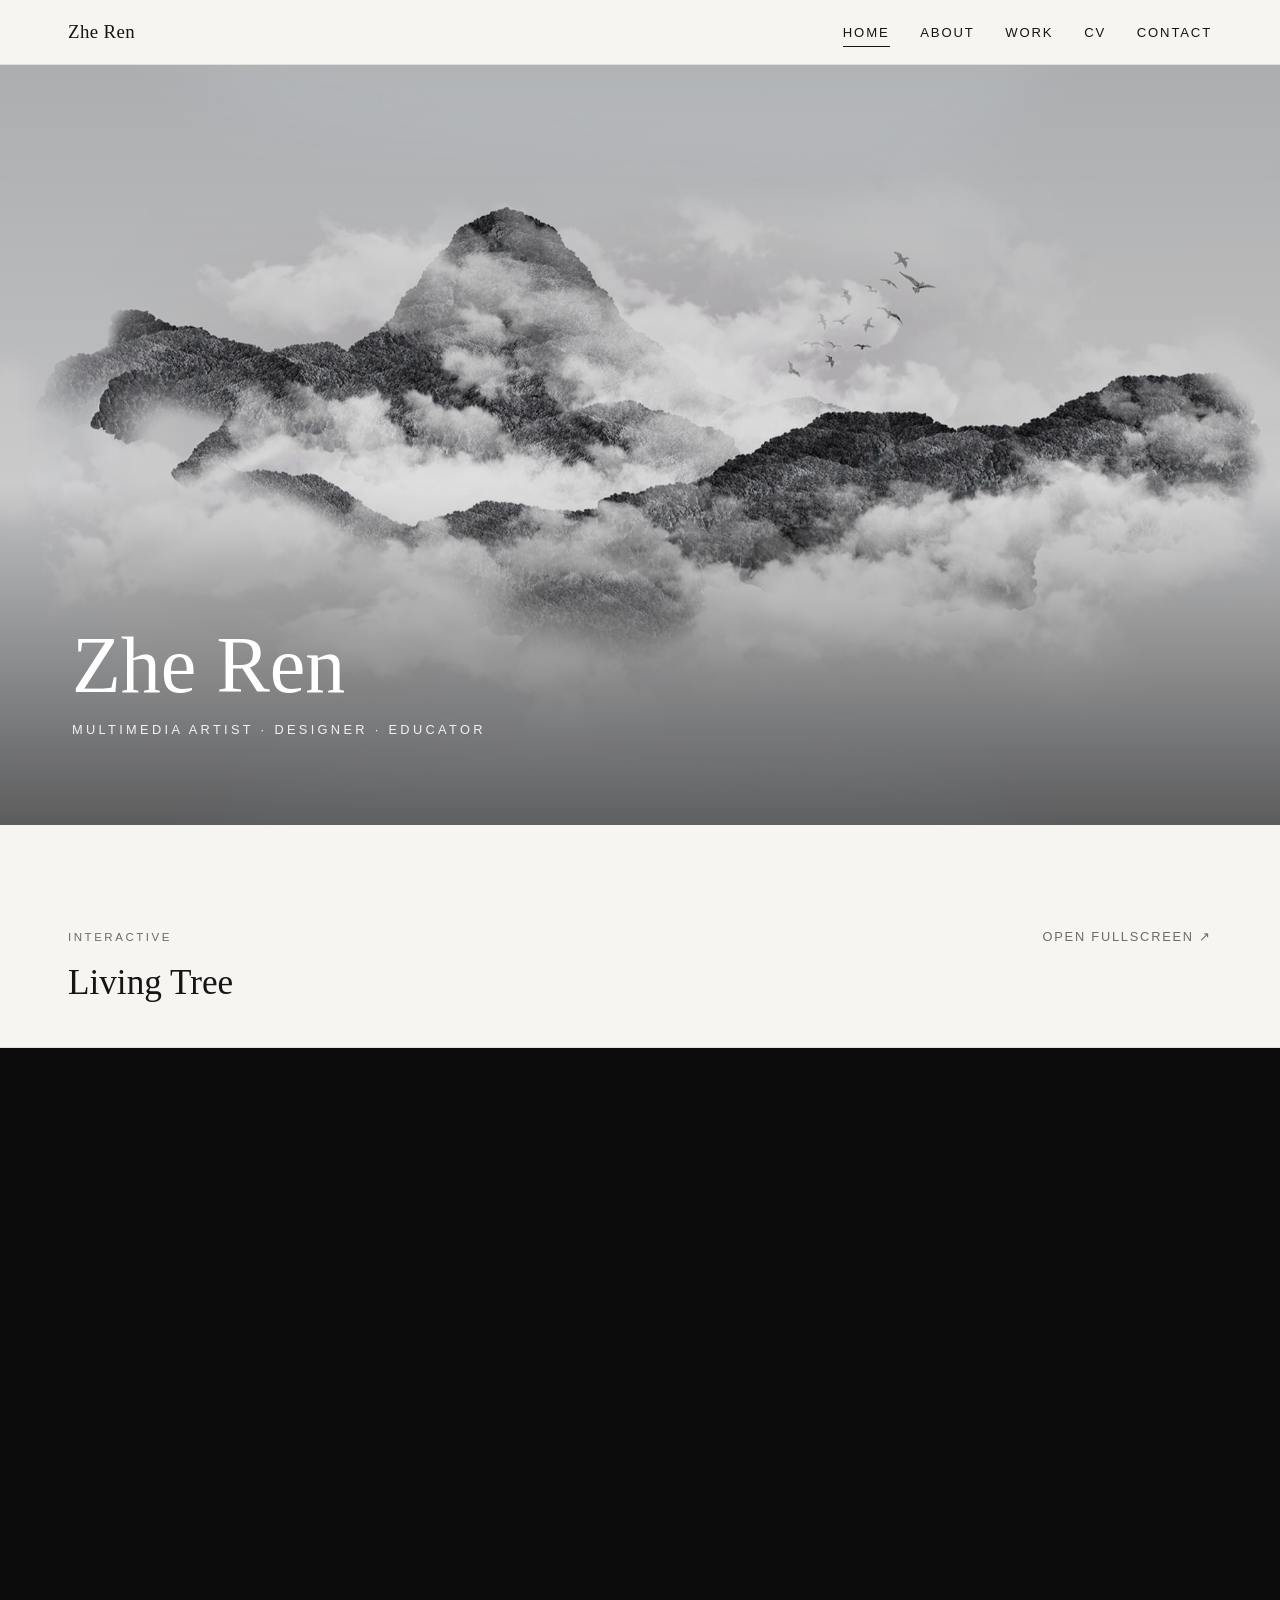
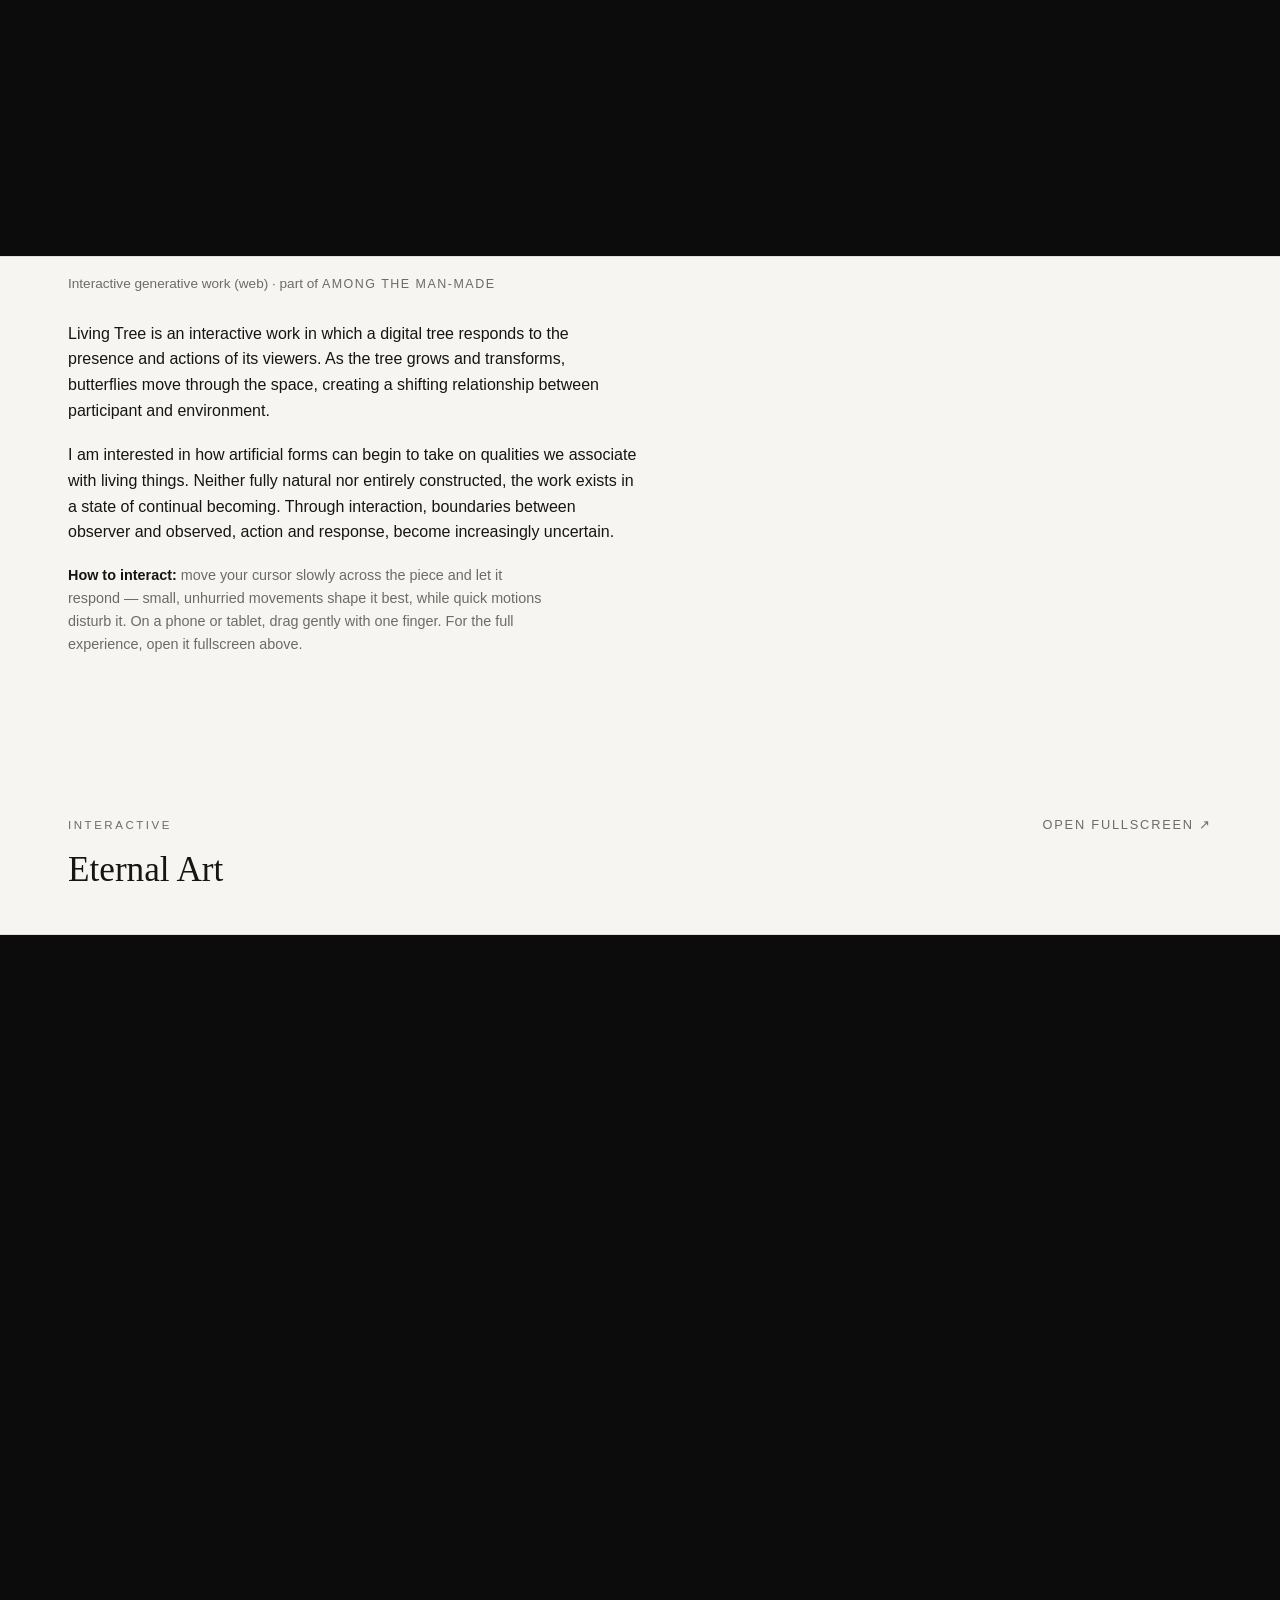
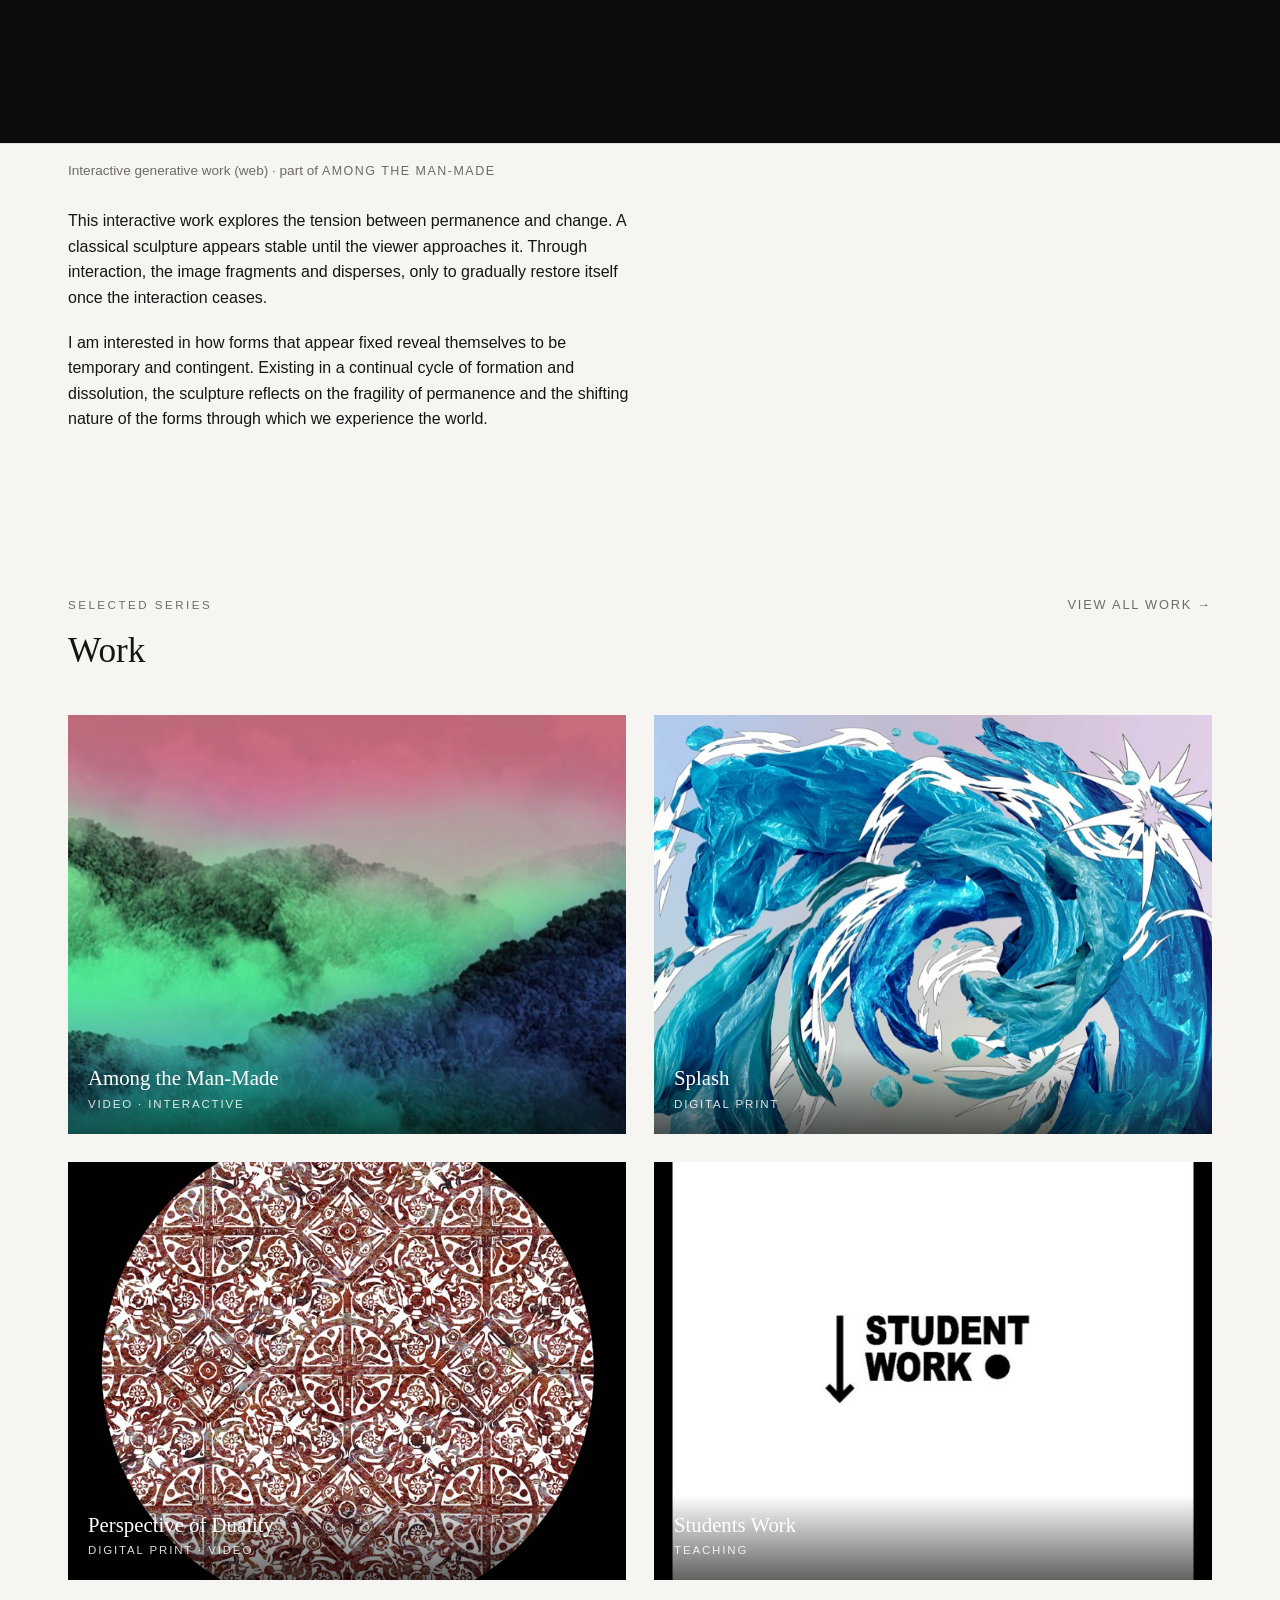
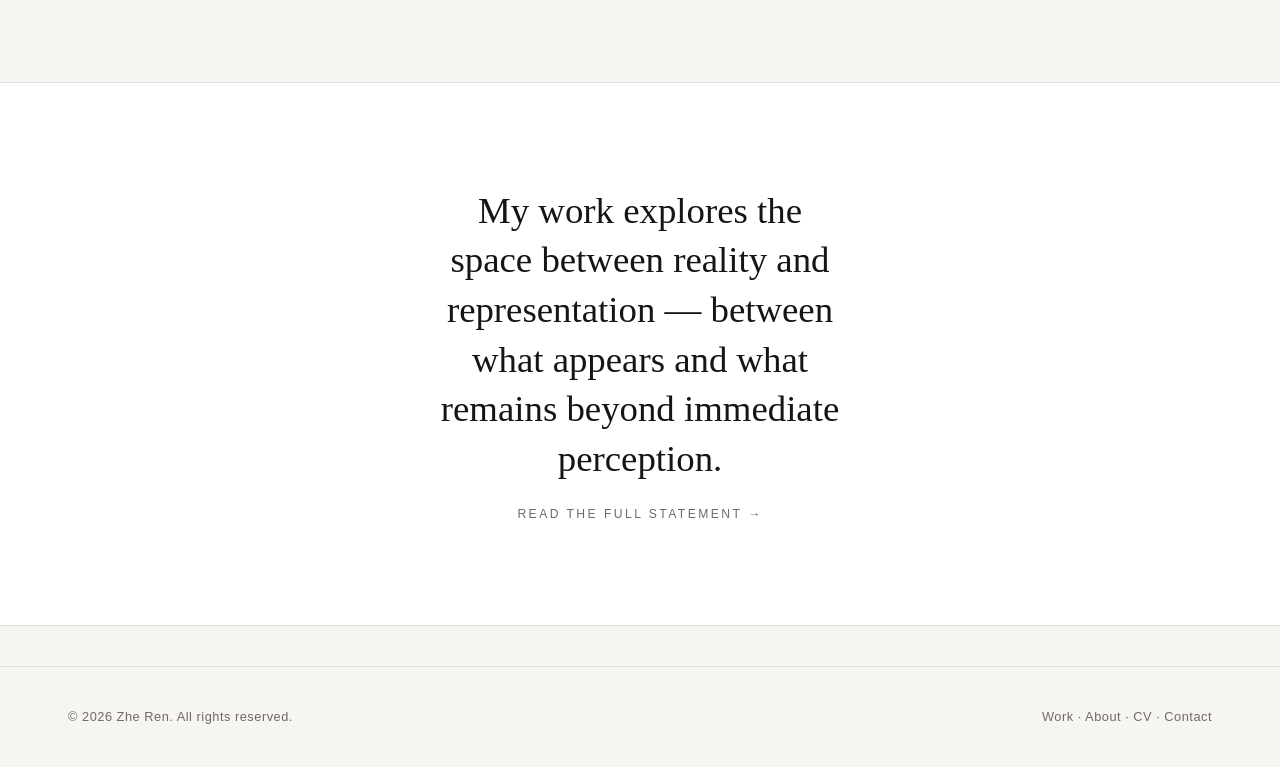
<file: index.html>
<!DOCTYPE html>
<html lang="en">
<head>
  <meta charset="UTF-8">
  <meta name="viewport" content="width=device-width, initial-scale=1">
  <title>Joe Zhe Ren — Multimedia Artist, Designer, Educator</title>
  <meta name="description" content="Joe Zhe Ren (Zhe Ren) is a multimedia artist, designer, and educator, and Assistant Professor of Digital Media and Design at California State University, Bakersfield. His work investigates the tension between reality and representation — between what appears and what remains beyond perception.">
  <link rel="icon" href="favicon.svg" type="image/svg+xml">
  <link rel="apple-touch-icon" href="apple-touch-icon.png">
  <link rel="stylesheet" href="css/style.css">
  <link rel="canonical" href="https://joezheren.com/">
  <meta property="og:title" content="Joe Zhe Ren — Multimedia Artist, Designer, Educator">
  <meta property="og:description" content="Joe Zhe Ren (Zhe Ren) is a multimedia artist, designer, and educator, and Assistant Professor of Digital Media and Design at California State University, Bakersfield. His work investigates the tension between reality and representation — between what appears and what remains beyond perception.">
  <meta property="og:type" content="website">
  <meta property="og:site_name" content="Joe Zhe Ren">
  <meta property="og:url" content="https://joezheren.com/">
  <meta property="og:image" content="https://joezheren.com/images/full/man-made-landscape-man-made-landscape-black-land.jpg">
  <meta name="twitter:card" content="summary_large_image">
  <meta name="twitter:title" content="Joe Zhe Ren — Multimedia Artist, Designer, Educator">
  <meta name="twitter:description" content="Joe Zhe Ren (Zhe Ren) is a multimedia artist, designer, and educator, and Assistant Professor of Digital Media and Design at California State University, Bakersfield. His work investigates the tension between reality and representation — between what appears and what remains beyond perception.">
  <meta name="twitter:image" content="https://joezheren.com/images/full/man-made-landscape-man-made-landscape-black-land.jpg">
  <script type="application/ld+json">
  {
    "@context": "https://schema.org",
    "@type": "Person",
    "name": "Joe Zhe Ren",
    "alternateName": "Zhe Ren",
    "url": "https://joezheren.com/",
    "image": "https://joezheren.com/images/full/man-made-landscape-man-made-landscape-black-land.jpg",
    "jobTitle": "Assistant Professor of Digital Media and Design",
    "worksFor": { "@type": "CollegeOrUniversity", "name": "California State University, Bakersfield" },
    "description": "Multimedia artist, designer, and educator working across digital print, video, mixed reality, and virtual interaction.",
    "knowsAbout": ["Digital media art", "New media art", "Video art", "Generative art", "Graphic design"],
    "sameAs": []
  }
  </script>
  <script type="application/ld+json">
  {
    "@context": "https://schema.org",
    "@type": "WebSite",
    "name": "Joe Zhe Ren",
    "alternateName": "Zhe Ren Portfolio",
    "url": "https://joezheren.com/"
  }
  </script>
</head>
<body>
  <header class="site-header">
    <nav class="container nav">
      <a href="./" class="brand">Zhe Ren</a>
      <button class="nav-toggle" aria-label="Toggle menu" aria-expanded="false"><span></span><span></span><span></span></button>
      <ul class="nav-links">
        <li><a href="./" class="active">Home</a></li>
        <li><a href="about/">About</a></li>
        <li class="has-dropdown"><a href="work/">Work</a>
          <ul class="dropdown">
            <li><a href="work/man-made-landscape/">Among the Man-Made</a></li>
            <li><a href="work/splash/">Splash</a></li>
            <li><a href="work/perspective-of-duality/">Perspective of Duality</a></li>
            <li><a href="work/students-work/">Students Work</a></li>
          </ul>
        </li>
        <li><a href="cv/">CV</a></li>
        <li><a href="contact/">Contact</a></li>
      </ul>
    </nav>
  </header>

  <main>
    <!-- Hero -->
    <section class="hero">
      <img src="images/full/man-made-landscape-man-made-landscape-black-land.jpg" alt="Among the Man-Made: Black Land — digital print by Zhe Ren" fetchpriority="high">
      <div class="hero-overlay">
        <h1 class="hero-name">Zhe Ren</h1>
        <p class="hero-sub">Multimedia Artist &middot; Designer &middot; Educator</p>
      </div>
    </section>

    <!-- Interactive feature -->
    <section class="section" style="padding-bottom:clamp(36px,6vw,72px);">
      <div class="container">
        <div class="section-head">
          <div>
            <p class="eyebrow">Interactive</p>
            <h2>Living Tree</h2>
          </div>
          <a class="link-arrow" href="https://rzenergy-hash.github.io/living-tree/" target="_blank" rel="noopener">Open fullscreen &nearr;</a>
        </div>
        <figure class="interactive-embed">
          <iframe src="https://rzenergy-hash.github.io/living-tree/?v=20260626" title="Living Tree — interactive generative work by Zhe Ren" loading="lazy" allow="fullscreen; accelerometer; gyroscope" allowfullscreen></iframe>
        </figure>
        <div class="interactive-meta">
          <span class="m">Interactive generative work (web) &middot; part of <a href="work/man-made-landscape/">Among the Man-Made</a></span>
        </div>
        <div class="prose" style="margin-top:1.6rem;">
          <p>Living Tree is an interactive work in which a digital tree responds to the presence and actions of its viewers. As the tree grows and transforms, butterflies move through the space, creating a shifting relationship between participant and environment.</p>
          <p>I am interested in how artificial forms can begin to take on qualities we associate with living things. Neither fully natural nor entirely constructed, the work exists in a state of continual becoming. Through interaction, boundaries between observer and observed, action and response, become increasingly uncertain.</p>
        </div>
        <p class="muted" style="font-size:.9rem;max-width:60ch;margin-top:14px;">
          <strong style="color:var(--ink);font-weight:600;">How to interact:</strong>
          move your cursor slowly across the piece and let it respond &mdash; small, unhurried movements shape it best, while quick motions disturb it. On a phone or tablet, drag gently with one finger. For the full experience, open it fullscreen above.
        </p>
      </div>
    </section>

    <!-- Interactive feature: Eternal Art -->
    <section class="section" style="padding-top:clamp(36px,6vw,72px);padding-bottom:clamp(36px,6vw,72px);">
      <div class="container">
        <div class="section-head">
          <div>
            <p class="eyebrow">Interactive</p>
            <h2>Eternal Art</h2>
          </div>
          <a class="link-arrow" href="https://rzenergy-hash.github.io/eternal-art/" target="_blank" rel="noopener">Open fullscreen &nearr;</a>
        </div>
        <figure class="interactive-embed">
          <iframe src="https://rzenergy-hash.github.io/eternal-art/" title="Eternal Art — interactive work by Zhe Ren" loading="lazy" allow="fullscreen; accelerometer; gyroscope" allowfullscreen></iframe>
        </figure>
        <div class="interactive-meta">
          <span class="m">Interactive generative work (web) &middot; part of <a href="work/man-made-landscape/">Among the Man-Made</a></span>
        </div>
        <div class="prose" style="margin-top:1.6rem;">
          <p>This interactive work explores the tension between permanence and change. A classical sculpture appears stable until the viewer approaches it. Through interaction, the image fragments and disperses, only to gradually restore itself once the interaction ceases.</p>
          <p>I am interested in how forms that appear fixed reveal themselves to be temporary and contingent. Existing in a continual cycle of formation and dissolution, the sculpture reflects on the fragility of permanence and the shifting nature of the forms through which we experience the world.</p>
        </div>
      </div>
    </section>

    <!-- Work grid -->
    <section class="section" style="padding-top:clamp(36px,6vw,72px);">
      <div class="container">
        <div class="section-head">
          <div>
            <p class="eyebrow">Selected Series</p>
            <h2>Work</h2>
          </div>
          <a class="link-arrow" href="work/">View all work &rarr;</a>
        </div>

        <div class="series-grid">
          <a class="series-card" href="work/man-made-landscape/">
            <div class="ratio"><img src="images/thumb/man-made-landscape-wonderland.jpg" alt="Among the Man-Made series by Zhe Ren" loading="lazy"></div>
            <div class="cap"><h3>Among the Man-Made</h3><span class="meta">Video &middot; Interactive</span></div>
          </a>
          <a class="series-card" href="work/splash/">
            <div class="ratio"><img src="images/thumb/splash-splash5.jpg" alt="Splash series by Zhe Ren" loading="lazy"></div>
            <div class="cap"><h3>Splash</h3><span class="meta">Digital print</span></div>
          </a>
          <a class="series-card" href="work/perspective-of-duality/">
            <div class="ratio"><img src="images/thumb/perspective-of-duality-behind-pattern-arabic-pattern11.jpg" alt="Perspective of Duality series by Zhe Ren" loading="lazy"></div>
            <div class="cap"><h3>Perspective of Duality</h3><span class="meta">Digital print &middot; Video</span></div>
          </a>
          <a class="series-card" href="work/students-work/">
            <div class="ratio"><img src="images/thumb/students-work-cover.jpg" alt="Students Work" loading="lazy"></div>
            <div class="cap"><h3>Students Work</h3><span class="meta">Teaching</span></div>
          </a>
        </div>
      </div>
    </section>

    <!-- Pull quote -->
    <section class="section" style="background:var(--bg-alt);border-top:1px solid var(--line);border-bottom:1px solid var(--line);">
      <div class="container">
        <blockquote class="pullquote">
          My work explores the space between reality and representation — between what appears and what remains beyond immediate perception.
          <span class="by"><a href="about/">Read the full statement &rarr;</a></span>
        </blockquote>
      </div>
    </section>
  </main>

  <footer class="site-footer">
    <div class="container footer-inner">
      <span>&copy; <span id="yr"></span> Zhe Ren. All rights reserved.</span>
      <span><a href="work/">Work</a> &middot; <a href="about/">About</a> &middot; <a href="cv/">CV</a> &middot; <a href="contact/">Contact</a></span>
    </div>
  </footer>

  <script>document.getElementById("yr").textContent=new Date().getFullYear();</script>
  <script src="js/main.js"></script>
</body>
</html>
</file>
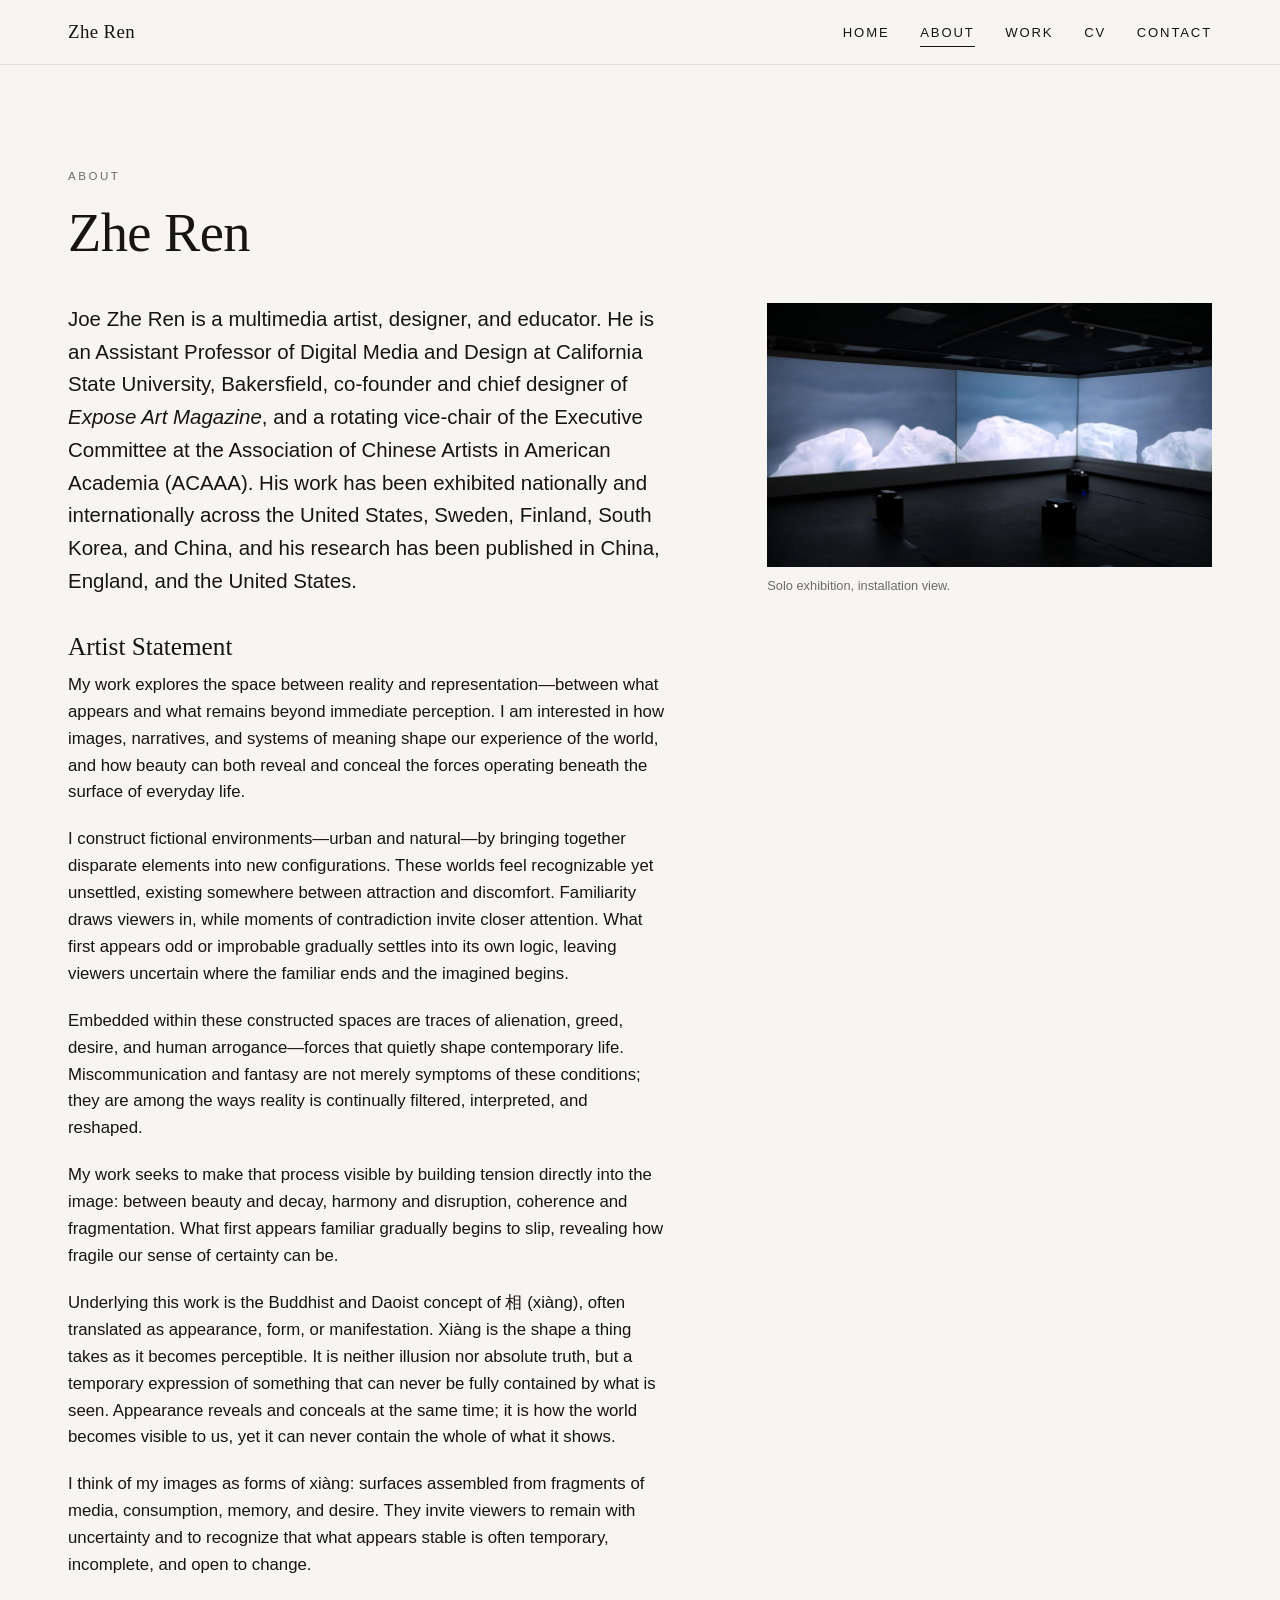
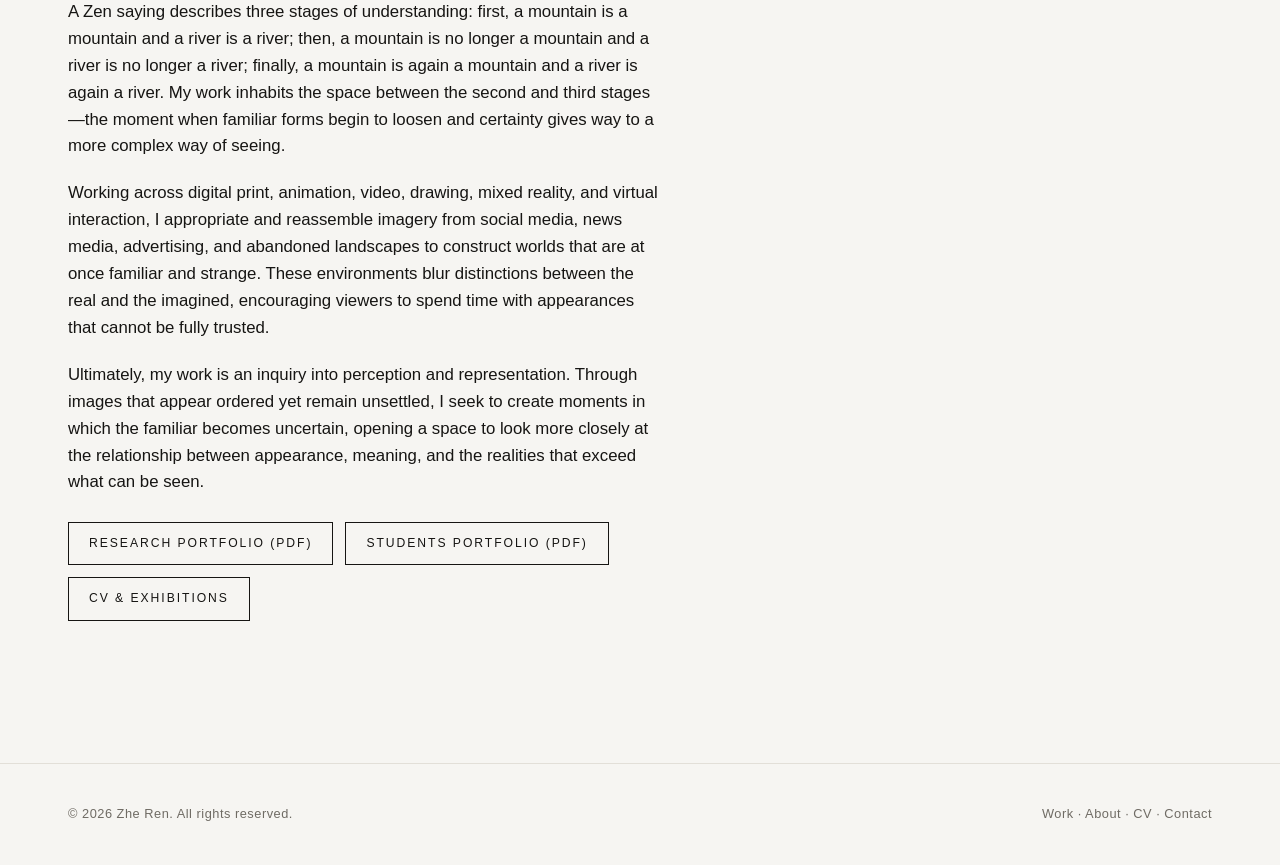
<file: about/index.html>
<!DOCTYPE html>
<html lang="en">
<head>
  <meta charset="UTF-8">
  <meta name="viewport" content="width=device-width, initial-scale=1">
  <title>About — Zhe Ren</title>
  <meta name="description" content="Artist statement and biography of Zhe Ren, multimedia artist and Assistant Professor of Digital Media and Design at California State University, Bakersfield.">
  <link rel="icon" href="../favicon.svg" type="image/svg+xml">
  <link rel="apple-touch-icon" href="../apple-touch-icon.png">
  <link rel="stylesheet" href="../css/style.css">
  <link rel="canonical" href="https://joezheren.com/about/">
  <meta property="og:title" content="About — Zhe Ren">
  <meta property="og:description" content="Artist statement and biography of Zhe Ren, multimedia artist and Assistant Professor of Digital Media and Design at California State University, Bakersfield.">
  <meta property="og:type" content="website">
  <meta property="og:site_name" content="Joe Zhe Ren">
  <meta property="og:url" content="https://joezheren.com/about/">
  <meta property="og:image" content="https://joezheren.com/images/full/man-made-landscape-man-made-landscape-black-land.jpg">
  <meta name="twitter:card" content="summary_large_image">
  <meta name="twitter:title" content="About — Zhe Ren">
  <meta name="twitter:description" content="Artist statement and biography of Zhe Ren, multimedia artist and Assistant Professor of Digital Media and Design at California State University, Bakersfield.">
  <meta name="twitter:image" content="https://joezheren.com/images/full/man-made-landscape-man-made-landscape-black-land.jpg">
</head>
<body>
  <header class="site-header">
    <nav class="container nav">
      <a href="../" class="brand">Zhe Ren</a>
      <button class="nav-toggle" aria-label="Toggle menu" aria-expanded="false"><span></span><span></span><span></span></button>
      <ul class="nav-links">
        <li><a href="../">Home</a></li>
        <li><a href="../about/" class="active">About</a></li>
        <li class="has-dropdown"><a href="../work/">Work</a>
          <ul class="dropdown">
            <li><a href="../work/man-made-landscape/">Among the Man-Made</a></li>
            <li><a href="../work/splash/">Splash</a></li>
            <li><a href="../work/perspective-of-duality/">Perspective of Duality</a></li>
            <li><a href="../work/students-work/">Students Work</a></li>
          </ul>
        </li>
        <li><a href="../cv/">CV</a></li>
        <li><a href="../contact/">Contact</a></li>
      </ul>
    </nav>
  </header>

  <main class="section">
    <div class="container">
      <p class="eyebrow">About</p>
      <h1 class="page-title">Zhe Ren</h1>

      <div class="about-grid" style="margin-top:2.4rem;">
        <div class="statement prose">
          <p class="lead">Joe Zhe Ren is a multimedia artist, designer, and educator. He is an Assistant Professor of Digital Media and Design at California State University, Bakersfield, co-founder and chief designer of <em>Expose Art Magazine</em>, and a rotating vice-chair of the Executive Committee at the Association of Chinese Artists in American Academia (ACAAA). His work has been exhibited nationally and internationally across the United States, Sweden, Finland, South Korea, and China, and his research has been published in China, England, and the United States.</p>

          <h2 style="margin-top:2.2rem;">Artist Statement</h2>

          <p>My work explores the space between reality and representation&mdash;between what appears and what remains beyond immediate perception. I am interested in how images, narratives, and systems of meaning shape our experience of the world, and how beauty can both reveal and conceal the forces operating beneath the surface of everyday life.</p>

          <p>I construct fictional environments&mdash;urban and natural&mdash;by bringing together disparate elements into new configurations. These worlds feel recognizable yet unsettled, existing somewhere between attraction and discomfort. Familiarity draws viewers in, while moments of contradiction invite closer attention. What first appears odd or improbable gradually settles into its own logic, leaving viewers uncertain where the familiar ends and the imagined begins.</p>

          <p>Embedded within these constructed spaces are traces of alienation, greed, desire, and human arrogance&mdash;forces that quietly shape contemporary life. Miscommunication and fantasy are not merely symptoms of these conditions; they are among the ways reality is continually filtered, interpreted, and reshaped.</p>

          <p>My work seeks to make that process visible by building tension directly into the image: between beauty and decay, harmony and disruption, coherence and fragmentation. What first appears familiar gradually begins to slip, revealing how fragile our sense of certainty can be.</p>

          <p>Underlying this work is the Buddhist and Daoist concept of <span class="xiang" lang="zh">相</span> (xiàng), often translated as appearance, form, or manifestation. Xiàng is the shape a thing takes as it becomes perceptible. It is neither illusion nor absolute truth, but a temporary expression of something that can never be fully contained by what is seen. Appearance reveals and conceals at the same time; it is how the world becomes visible to us, yet it can never contain the whole of what it shows.</p>

          <p>I think of my images as forms of xiàng: surfaces assembled from fragments of media, consumption, memory, and desire. They invite viewers to remain with uncertainty and to recognize that what appears stable is often temporary, incomplete, and open to change.</p>

          <p>A Zen saying describes three stages of understanding: first, a mountain is a mountain and a river is a river; then, a mountain is no longer a mountain and a river is no longer a river; finally, a mountain is again a mountain and a river is again a river. My work inhabits the space between the second and third stages&mdash;the moment when familiar forms begin to loosen and certainty gives way to a more complex way of seeing.</p>

          <p>Working across digital print, animation, video, drawing, mixed reality, and virtual interaction, I appropriate and reassemble imagery from social media, news media, advertising, and abandoned landscapes to construct worlds that are at once familiar and strange. These environments blur distinctions between the real and the imagined, encouraging viewers to spend time with appearances that cannot be fully trusted.</p>

          <p>Ultimately, my work is an inquiry into perception and representation. Through images that appear ordered yet remain unsettled, I seek to create moments in which the familiar becomes uncertain, opening a space to look more closely at the relationship between appearance, meaning, and the realities that exceed what can be seen.</p>

          <div class="btn-row">
            <a class="btn" href="../assets/pdf/research-portfolio.pdf" target="_blank" rel="noopener">Research Portfolio (PDF)</a>
            <a class="btn" href="../assets/pdf/students-portfolio.pdf" target="_blank" rel="noopener">Students Portfolio (PDF)</a>
            <a class="btn" href="../cv/">CV &amp; Exhibitions</a>
          </div>
        </div>

        <aside class="portrait">
          <img src="../images/full/man-made-landscape-solo-show.jpg" alt="Zhe Ren solo exhibition installation view" loading="lazy">
          <p class="muted" style="font-size:.8rem;margin-top:.6rem;">Solo exhibition, installation view.</p>
        </aside>
      </div>
    </div>
  </main>

  <footer class="site-footer">
    <div class="container footer-inner">
      <span>&copy; <span id="yr"></span> Zhe Ren. All rights reserved.</span>
      <span><a href="../work/">Work</a> &middot; <a href="../about/">About</a> &middot; <a href="../cv/">CV</a> &middot; <a href="../contact/">Contact</a></span>
    </div>
  </footer>

  <script>document.getElementById("yr").textContent=new Date().getFullYear();</script>
  <script src="../js/main.js"></script>
</body>
</html>
</file>
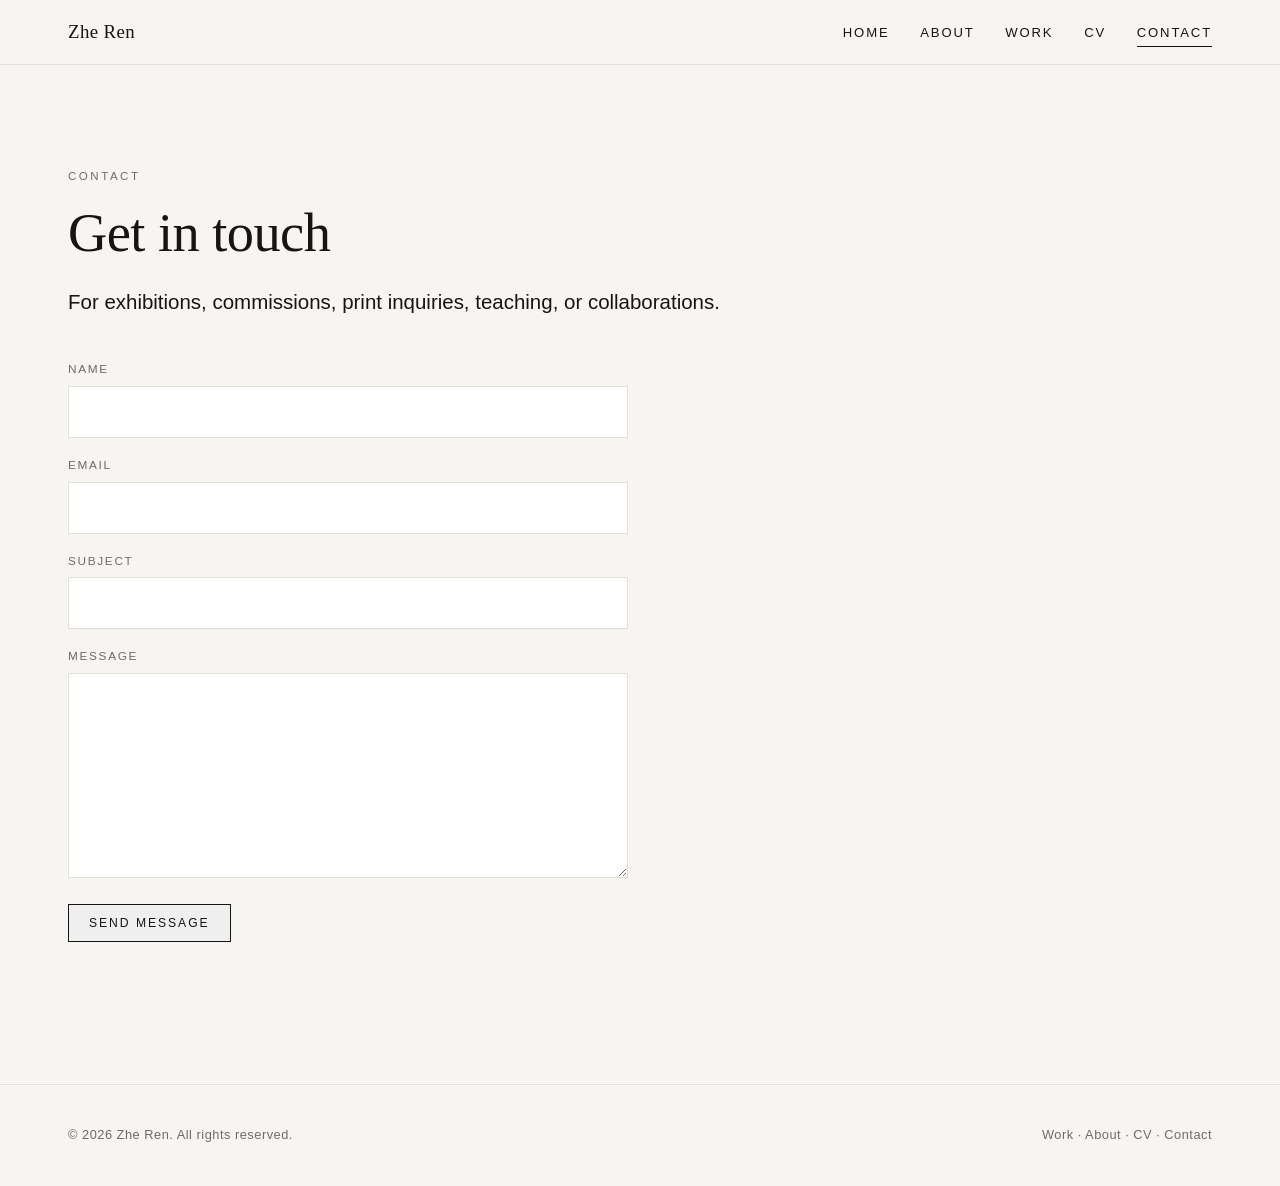
<file: contact/index.html>
<!DOCTYPE html>
<html lang="en">
<head>
  <meta charset="UTF-8">
  <meta name="viewport" content="width=device-width, initial-scale=1">
  <title>Contact — Zhe Ren</title>
  <meta name="description" content="Get in touch with Zhe Ren for exhibitions, commissions, print inquiries, teaching, or collaborations.">
  <link rel="icon" href="../favicon.svg" type="image/svg+xml">
  <link rel="apple-touch-icon" href="../apple-touch-icon.png">
  <link rel="stylesheet" href="../css/style.css">
  <link rel="canonical" href="https://joezheren.com/contact/">
  <meta property="og:title" content="Contact — Zhe Ren">
  <meta property="og:description" content="Get in touch with Zhe Ren for exhibitions, commissions, print inquiries, teaching, or collaborations.">
  <meta property="og:type" content="website">
  <meta property="og:site_name" content="Joe Zhe Ren">
  <meta property="og:url" content="https://joezheren.com/contact/">
  <meta property="og:image" content="https://joezheren.com/images/full/man-made-landscape-man-made-landscape-black-land.jpg">
  <meta name="twitter:card" content="summary_large_image">
  <meta name="twitter:title" content="Contact — Zhe Ren">
  <meta name="twitter:description" content="Get in touch with Zhe Ren for exhibitions, commissions, print inquiries, teaching, or collaborations.">
  <meta name="twitter:image" content="https://joezheren.com/images/full/man-made-landscape-man-made-landscape-black-land.jpg">
</head>
<body>
  <header class="site-header">
    <nav class="container nav">
      <a href="../" class="brand">Zhe Ren</a>
      <button class="nav-toggle" aria-label="Toggle menu" aria-expanded="false"><span></span><span></span><span></span></button>
      <ul class="nav-links">
        <li><a href="../">Home</a></li>
        <li><a href="../about/">About</a></li>
        <li class="has-dropdown"><a href="../work/">Work</a>
          <ul class="dropdown">
            <li><a href="../work/man-made-landscape/">Among the Man-Made</a></li>
            <li><a href="../work/splash/">Splash</a></li>
            <li><a href="../work/perspective-of-duality/">Perspective of Duality</a></li>
            <li><a href="../work/students-work/">Students Work</a></li>
          </ul>
        </li>
        <li><a href="../cv/">CV</a></li>
        <li><a href="../contact/" class="active">Contact</a></li>
      </ul>
    </nav>
  </header>

  <main class="section">
    <div class="container">
      <p class="eyebrow">Contact</p>
      <h1 class="page-title">Get in touch</h1>
      <p class="lead prose" style="margin:1rem 0 2.6rem;">For exhibitions, commissions, print inquiries, teaching, or collaborations.</p>

      <div style="max-width:560px;">
        <!--
          To make this form send email on HostGator (static hosting):
          1. Create a free form endpoint at https://formspree.io (or similar).
          2. Replace YOUR_FORM_ID below with your endpoint, e.g. action="https://formspree.io/f/abcdwxyz".
          Until then the form will not submit.
        -->
        <form action="https://formspree.io/f/YOUR_FORM_ID" method="POST">
          <div class="field">
            <label for="name">Name</label>
            <input id="name" type="text" name="name" required>
          </div>
          <div class="field">
            <label for="email">Email</label>
            <input id="email" type="email" name="email" required>
          </div>
          <div class="field">
            <label for="subject">Subject</label>
            <input id="subject" type="text" name="subject">
          </div>
          <div class="field">
            <label for="message">Message</label>
            <textarea id="message" name="message" rows="7" required></textarea>
          </div>
          <button class="btn" type="submit">Send message</button>
        </form>
      </div>
    </div>
  </main>

  <footer class="site-footer">
    <div class="container footer-inner">
      <span>&copy; <span id="yr"></span> Zhe Ren. All rights reserved.</span>
      <span><a href="../work/">Work</a> &middot; <a href="../about/">About</a> &middot; <a href="../cv/">CV</a> &middot; <a href="../contact/">Contact</a></span>
    </div>
  </footer>

  <script>document.getElementById("yr").textContent=new Date().getFullYear();</script>
  <script src="../js/main.js"></script>
</body>
</html>
</file>
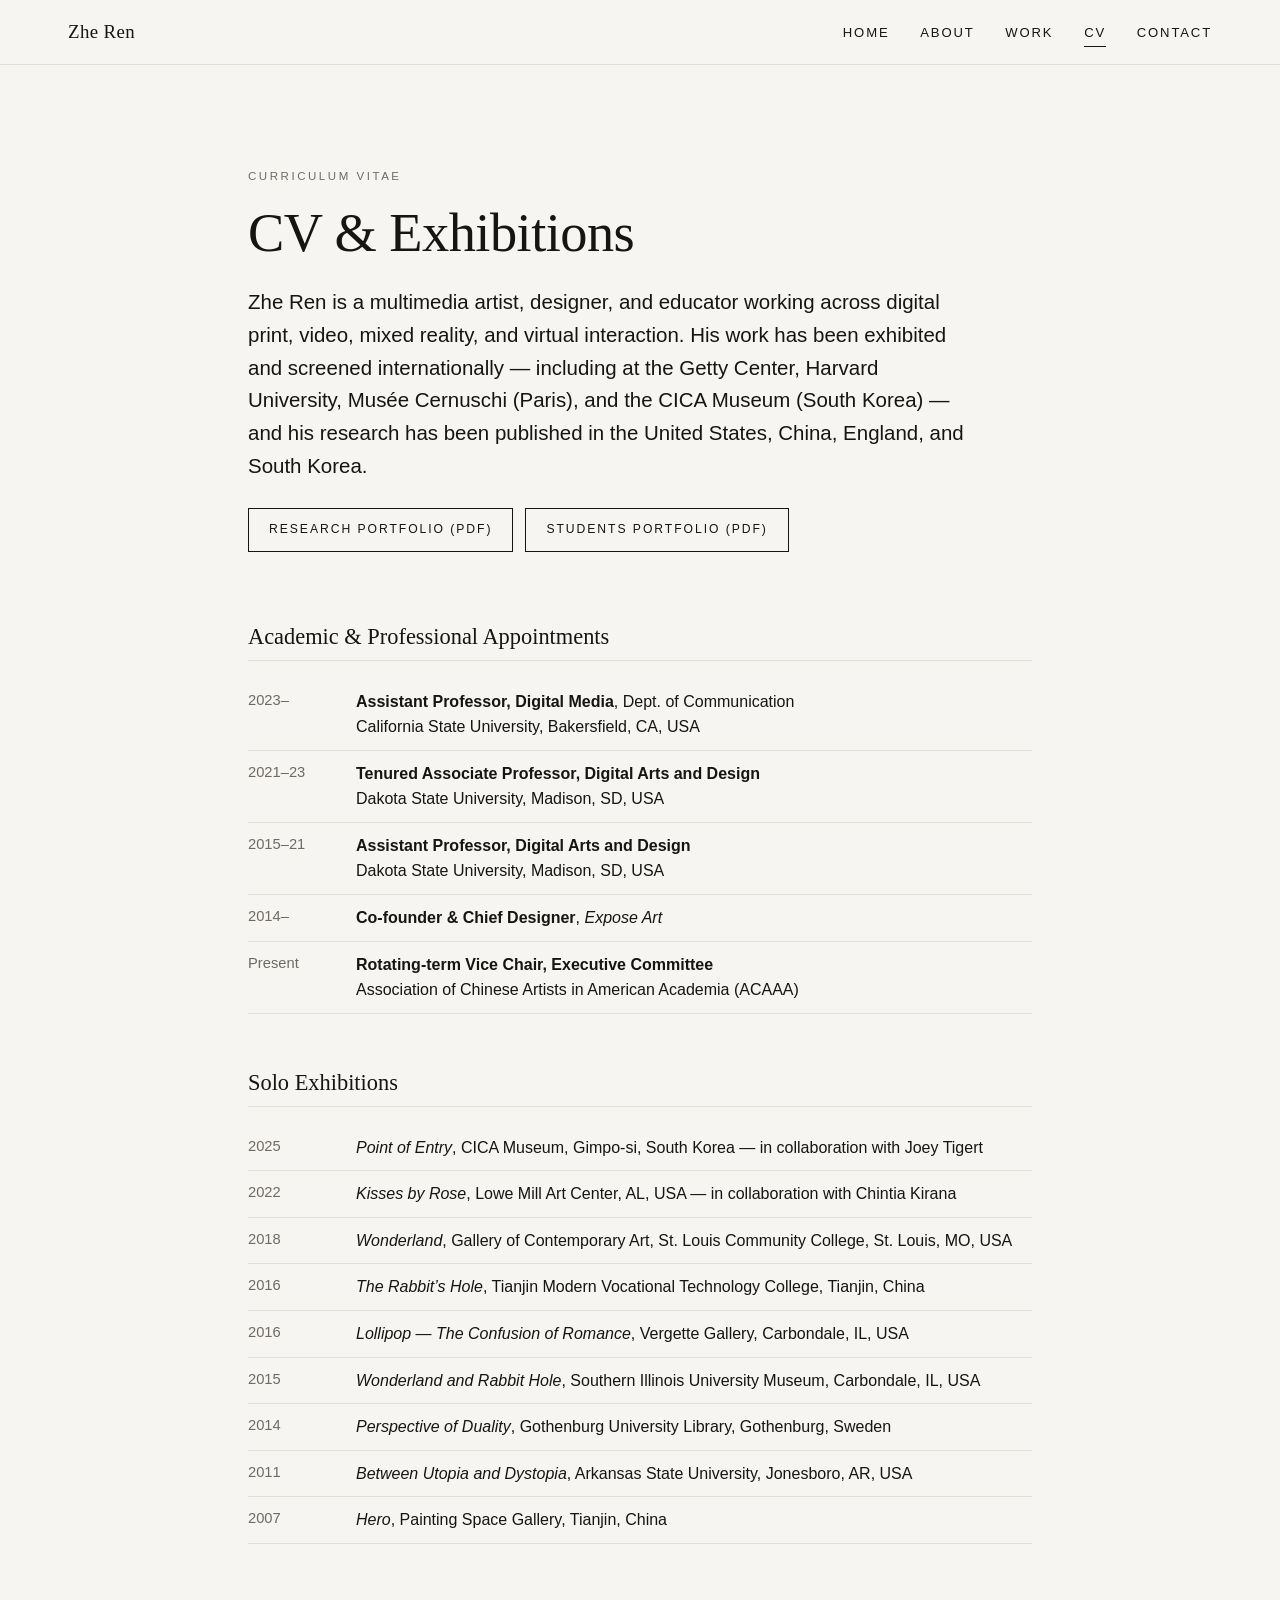
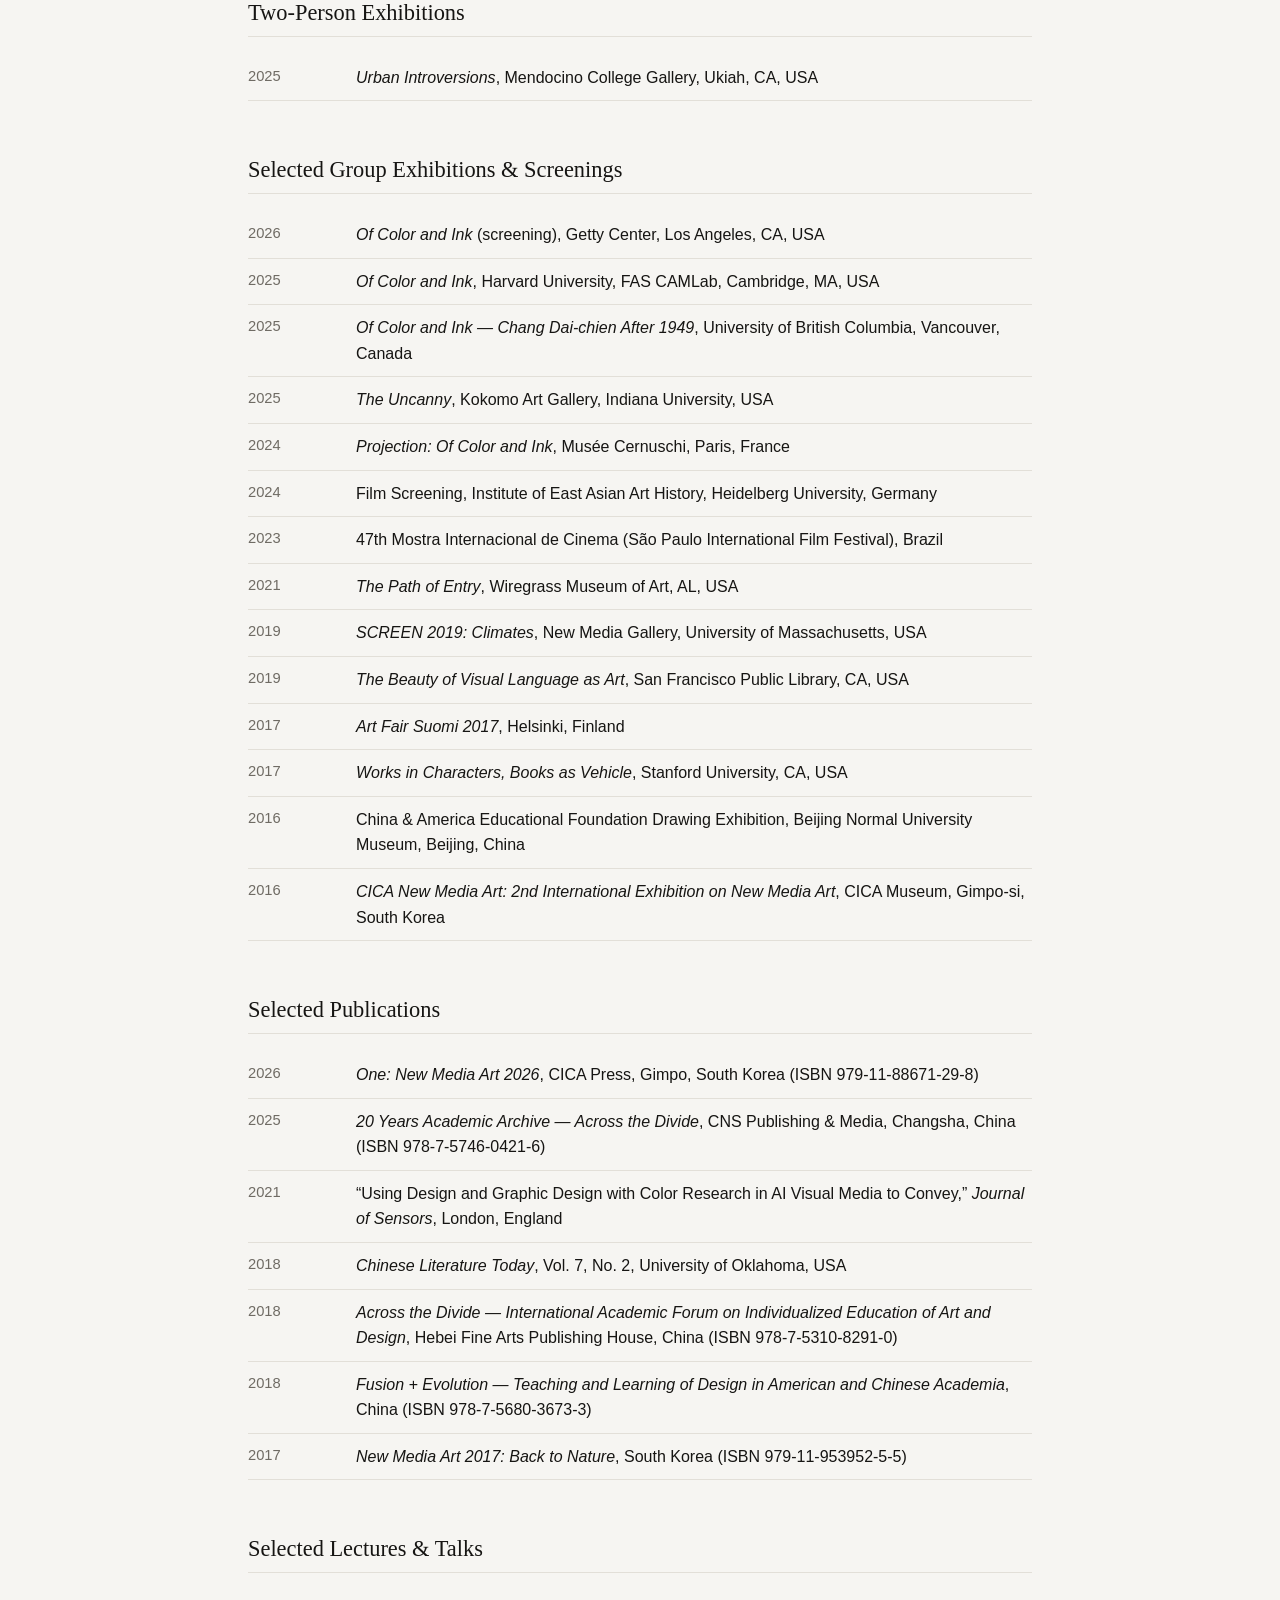
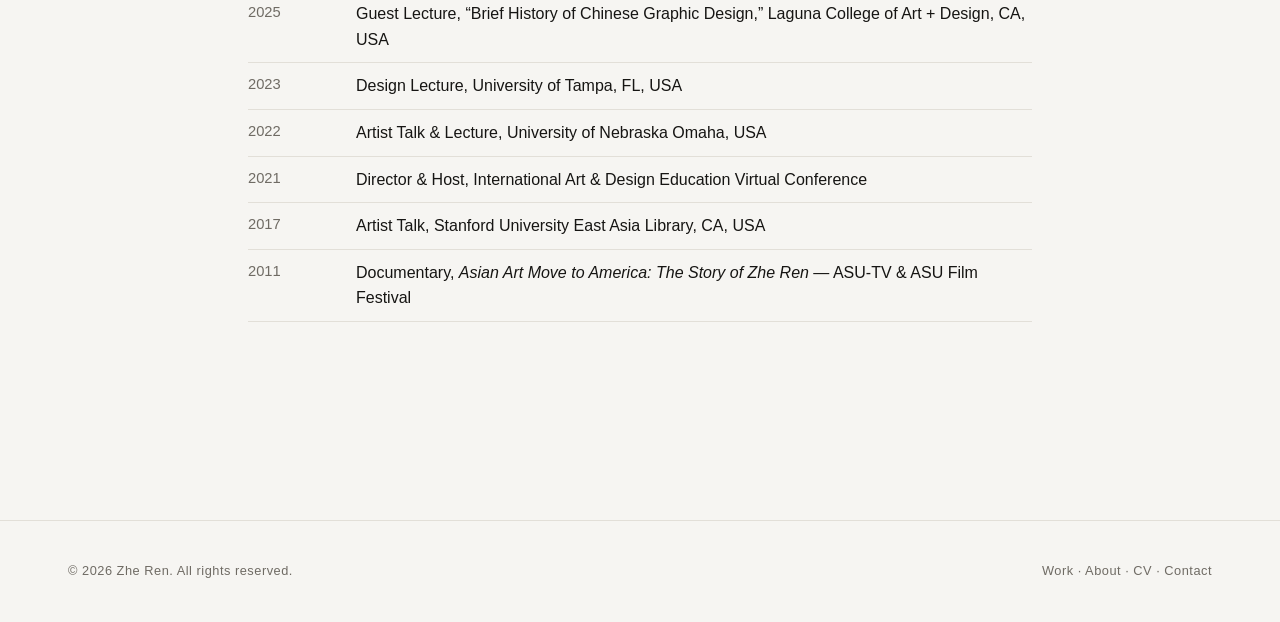
<file: cv/index.html>
<!DOCTYPE html>
<html lang="en">
<head>
  <meta charset="UTF-8">
  <meta name="viewport" content="width=device-width, initial-scale=1">
  <title>CV &amp; Exhibitions — Zhe Ren</title>
  <meta name="description" content="Curriculum vitae of Zhe Ren: exhibitions, publications, and academic roles in digital media, design, and contemporary art.">
  <link rel="icon" href="../favicon.svg" type="image/svg+xml">
  <link rel="apple-touch-icon" href="../apple-touch-icon.png">
  <link rel="stylesheet" href="../css/style.css">
  <link rel="canonical" href="https://joezheren.com/cv/">
  <meta property="og:title" content="CV &amp; Exhibitions — Zhe Ren">
  <meta property="og:description" content="Curriculum vitae of Zhe Ren: exhibitions, publications, and academic roles in digital media, design, and contemporary art.">
  <meta property="og:type" content="website">
  <meta property="og:site_name" content="Joe Zhe Ren">
  <meta property="og:url" content="https://joezheren.com/cv/">
  <meta property="og:image" content="https://joezheren.com/images/full/man-made-landscape-man-made-landscape-black-land.jpg">
  <meta name="twitter:card" content="summary_large_image">
  <meta name="twitter:title" content="CV &amp; Exhibitions — Zhe Ren">
  <meta name="twitter:description" content="Curriculum vitae of Zhe Ren: exhibitions, publications, and academic roles in digital media, design, and contemporary art.">
  <meta name="twitter:image" content="https://joezheren.com/images/full/man-made-landscape-man-made-landscape-black-land.jpg">
</head>
<body>
  <header class="site-header">
    <nav class="container nav">
      <a href="../" class="brand">Zhe Ren</a>
      <button class="nav-toggle" aria-label="Toggle menu" aria-expanded="false"><span></span><span></span><span></span></button>
      <ul class="nav-links">
        <li><a href="../">Home</a></li>
        <li><a href="../about/">About</a></li>
        <li class="has-dropdown"><a href="../work/">Work</a>
          <ul class="dropdown">
            <li><a href="../work/man-made-landscape/">Among the Man-Made</a></li>
            <li><a href="../work/splash/">Splash</a></li>
            <li><a href="../work/perspective-of-duality/">Perspective of Duality</a></li>
            <li><a href="../work/students-work/">Students Work</a></li>
          </ul>
        </li>
        <li><a href="../cv/" class="active">CV</a></li>
        <li><a href="../contact/">Contact</a></li>
      </ul>
    </nav>
  </header>

  <main class="section">
    <div class="container" style="max-width:880px;">
      <p class="eyebrow">Curriculum Vitae</p>
      <h1 class="page-title">CV &amp; Exhibitions</h1>
      <p class="lead prose" style="margin:1rem 0 1.6rem;">Zhe Ren is a multimedia artist, designer, and educator working across digital print, video, mixed reality, and virtual interaction. His work has been exhibited and screened internationally &mdash; including at the Getty Center, Harvard University, Mus&eacute;e Cernuschi (Paris), and the CICA Museum (South Korea) &mdash; and his research has been published in the United States, China, England, and South Korea.</p>

      <div class="btn-row" style="margin-bottom:clamp(40px,6vw,72px);">
        <a class="btn" href="../assets/pdf/research-portfolio.pdf" target="_blank" rel="noopener">Research Portfolio (PDF)</a>
        <a class="btn" href="../assets/pdf/students-portfolio.pdf" target="_blank" rel="noopener">Students Portfolio (PDF)</a>
        <!-- TODO: replace with updated CV PDF when supplied: /assets/pdf/cv.pdf -->
      </div>

      <section class="cv-block">
        <h2>Academic &amp; Professional Appointments</h2>
        <div class="cv-entry"><div class="yr">2023&ndash;</div><div class="what"><strong>Assistant Professor, Digital Media</strong>, Dept. of Communication<br>California State University, Bakersfield, CA, USA</div></div>
        <div class="cv-entry"><div class="yr">2021&ndash;23</div><div class="what"><strong>Tenured Associate Professor, Digital Arts and Design</strong><br>Dakota State University, Madison, SD, USA</div></div>
        <div class="cv-entry"><div class="yr">2015&ndash;21</div><div class="what"><strong>Assistant Professor, Digital Arts and Design</strong><br>Dakota State University, Madison, SD, USA</div></div>
        <div class="cv-entry"><div class="yr">2014&ndash;</div><div class="what"><strong>Co-founder &amp; Chief Designer</strong>, <em>Expose Art</em></div></div>
        <div class="cv-entry"><div class="yr">Present</div><div class="what"><strong>Rotating-term Vice Chair, Executive Committee</strong><br>Association of Chinese Artists in American Academia (ACAAA)</div></div>
      </section>

      <section class="cv-block">
        <h2>Solo Exhibitions</h2>
        <div class="cv-entry"><div class="yr">2025</div><div class="what"><em>Point of Entry</em>, CICA Museum, Gimpo-si, South Korea &mdash; in collaboration with Joey Tigert</div></div>
        <div class="cv-entry"><div class="yr">2022</div><div class="what"><em>Kisses by Rose</em>, Lowe Mill Art Center, AL, USA &mdash; in collaboration with Chintia Kirana</div></div>
        <div class="cv-entry"><div class="yr">2018</div><div class="what"><em>Wonderland</em>, Gallery of Contemporary Art, St. Louis Community College, St. Louis, MO, USA</div></div>
        <div class="cv-entry"><div class="yr">2016</div><div class="what"><em>The Rabbit&rsquo;s Hole</em>, Tianjin Modern Vocational Technology College, Tianjin, China</div></div>
        <div class="cv-entry"><div class="yr">2016</div><div class="what"><em>Lollipop &mdash; The Confusion of Romance</em>, Vergette Gallery, Carbondale, IL, USA</div></div>
        <div class="cv-entry"><div class="yr">2015</div><div class="what"><em>Wonderland and Rabbit Hole</em>, Southern Illinois University Museum, Carbondale, IL, USA</div></div>
        <div class="cv-entry"><div class="yr">2014</div><div class="what"><em>Perspective of Duality</em>, Gothenburg University Library, Gothenburg, Sweden</div></div>
        <div class="cv-entry"><div class="yr">2011</div><div class="what"><em>Between Utopia and Dystopia</em>, Arkansas State University, Jonesboro, AR, USA</div></div>
        <div class="cv-entry"><div class="yr">2007</div><div class="what"><em>Hero</em>, Painting Space Gallery, Tianjin, China</div></div>
      </section>

      <section class="cv-block">
        <h2>Two-Person Exhibitions</h2>
        <div class="cv-entry"><div class="yr">2025</div><div class="what"><em>Urban Introversions</em>, Mendocino College Gallery, Ukiah, CA, USA</div></div>
      </section>

      <section class="cv-block">
        <h2>Selected Group Exhibitions &amp; Screenings</h2>
        <div class="cv-entry"><div class="yr">2026</div><div class="what"><em>Of Color and Ink</em> (screening), Getty Center, Los Angeles, CA, USA</div></div>
        <div class="cv-entry"><div class="yr">2025</div><div class="what"><em>Of Color and Ink</em>, Harvard University, FAS CAMLab, Cambridge, MA, USA</div></div>
        <div class="cv-entry"><div class="yr">2025</div><div class="what"><em>Of Color and Ink &mdash; Chang Dai-chien After 1949</em>, University of British Columbia, Vancouver, Canada</div></div>
        <div class="cv-entry"><div class="yr">2025</div><div class="what"><em>The Uncanny</em>, Kokomo Art Gallery, Indiana University, USA</div></div>
        <div class="cv-entry"><div class="yr">2024</div><div class="what"><em>Projection: Of Color and Ink</em>, Mus&eacute;e Cernuschi, Paris, France</div></div>
        <div class="cv-entry"><div class="yr">2024</div><div class="what">Film Screening, Institute of East Asian Art History, Heidelberg University, Germany</div></div>
        <div class="cv-entry"><div class="yr">2023</div><div class="what">47th Mostra Internacional de Cinema (S&atilde;o Paulo International Film Festival), Brazil</div></div>
        <div class="cv-entry"><div class="yr">2021</div><div class="what"><em>The Path of Entry</em>, Wiregrass Museum of Art, AL, USA</div></div>
        <div class="cv-entry"><div class="yr">2019</div><div class="what"><em>SCREEN 2019: Climates</em>, New Media Gallery, University of Massachusetts, USA</div></div>
        <div class="cv-entry"><div class="yr">2019</div><div class="what"><em>The Beauty of Visual Language as Art</em>, San Francisco Public Library, CA, USA</div></div>
        <div class="cv-entry"><div class="yr">2017</div><div class="what"><em>Art Fair Suomi 2017</em>, Helsinki, Finland</div></div>
        <div class="cv-entry"><div class="yr">2017</div><div class="what"><em>Works in Characters, Books as Vehicle</em>, Stanford University, CA, USA</div></div>
        <div class="cv-entry"><div class="yr">2016</div><div class="what">China &amp; America Educational Foundation Drawing Exhibition, Beijing Normal University Museum, Beijing, China</div></div>
        <div class="cv-entry"><div class="yr">2016</div><div class="what"><em>CICA New Media Art: 2nd International Exhibition on New Media Art</em>, CICA Museum, Gimpo-si, South Korea</div></div>
      </section>

      <section class="cv-block">
        <h2>Selected Publications</h2>
        <div class="cv-entry"><div class="yr">2026</div><div class="what"><em>One: New Media Art 2026</em>, CICA Press, Gimpo, South Korea (ISBN 979-11-88671-29-8)</div></div>
        <div class="cv-entry"><div class="yr">2025</div><div class="what"><em>20 Years Academic Archive &mdash; Across the Divide</em>, CNS Publishing &amp; Media, Changsha, China (ISBN 978-7-5746-0421-6)</div></div>
        <div class="cv-entry"><div class="yr">2021</div><div class="what">&ldquo;Using Design and Graphic Design with Color Research in AI Visual Media to Convey,&rdquo; <em>Journal of Sensors</em>, London, England</div></div>
        <div class="cv-entry"><div class="yr">2018</div><div class="what"><em>Chinese Literature Today</em>, Vol. 7, No. 2, University of Oklahoma, USA</div></div>
        <div class="cv-entry"><div class="yr">2018</div><div class="what"><em>Across the Divide &mdash; International Academic Forum on Individualized Education of Art and Design</em>, Hebei Fine Arts Publishing House, China (ISBN 978-7-5310-8291-0)</div></div>
        <div class="cv-entry"><div class="yr">2018</div><div class="what"><em>Fusion + Evolution &mdash; Teaching and Learning of Design in American and Chinese Academia</em>, China (ISBN 978-7-5680-3673-3)</div></div>
        <div class="cv-entry"><div class="yr">2017</div><div class="what"><em>New Media Art 2017: Back to Nature</em>, South Korea (ISBN 979-11-953952-5-5)</div></div>
      </section>

      <section class="cv-block">
        <h2>Selected Lectures &amp; Talks</h2>
        <div class="cv-entry"><div class="yr">2025</div><div class="what">Guest Lecture, &ldquo;Brief History of Chinese Graphic Design,&rdquo; Laguna College of Art + Design, CA, USA</div></div>
        <div class="cv-entry"><div class="yr">2023</div><div class="what">Design Lecture, University of Tampa, FL, USA</div></div>
        <div class="cv-entry"><div class="yr">2022</div><div class="what">Artist Talk &amp; Lecture, University of Nebraska Omaha, USA</div></div>
        <div class="cv-entry"><div class="yr">2021</div><div class="what">Director &amp; Host, International Art &amp; Design Education Virtual Conference</div></div>
        <div class="cv-entry"><div class="yr">2017</div><div class="what">Artist Talk, Stanford University East Asia Library, CA, USA</div></div>
        <div class="cv-entry"><div class="yr">2011</div><div class="what">Documentary, <em>Asian Art Move to America: The Story of Zhe Ren</em> &mdash; ASU-TV &amp; ASU Film Festival</div></div>
      </section>
    </div>
  </main>

  <footer class="site-footer">
    <div class="container footer-inner">
      <span>&copy; <span id="yr"></span> Zhe Ren. All rights reserved.</span>
      <span><a href="../work/">Work</a> &middot; <a href="../about/">About</a> &middot; <a href="../cv/">CV</a> &middot; <a href="../contact/">Contact</a></span>
    </div>
  </footer>

  <script>document.getElementById("yr").textContent=new Date().getFullYear();</script>
  <script src="../js/main.js"></script>
</body>
</html>
</file>
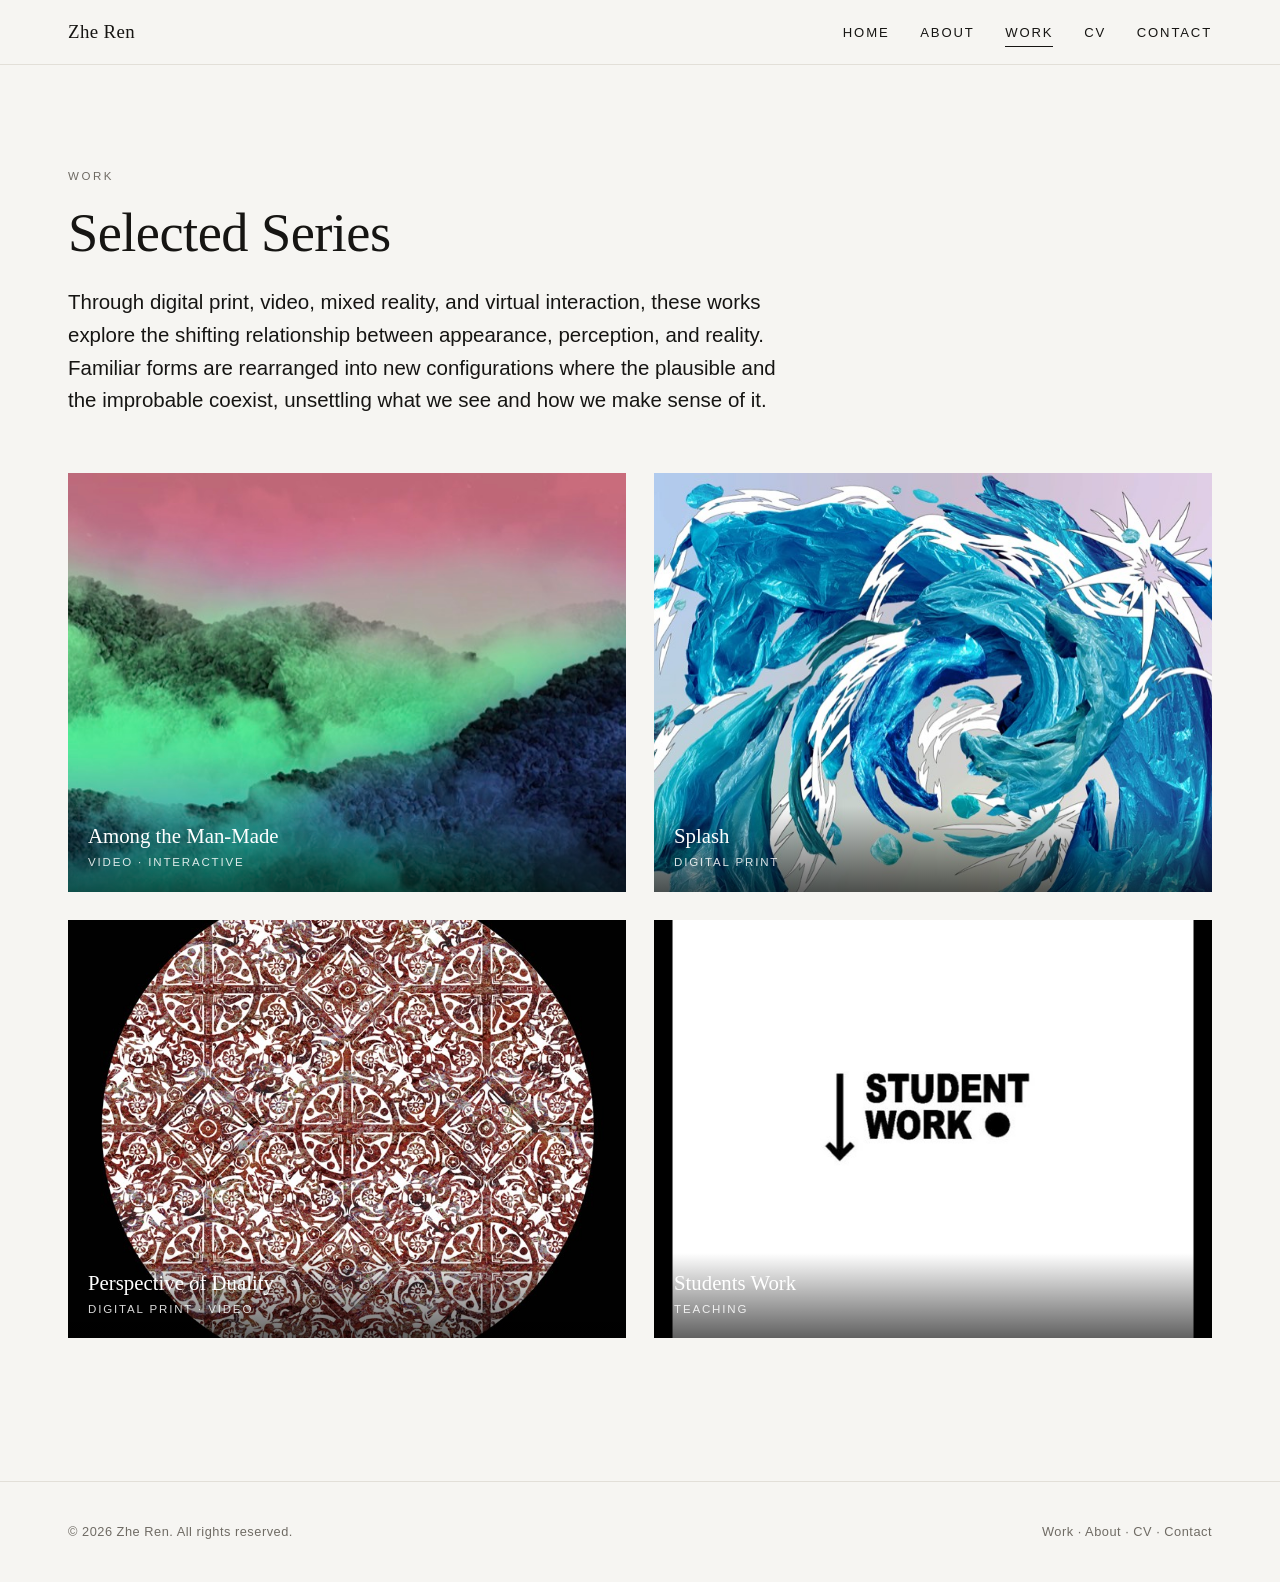
<file: work/index.html>
<!DOCTYPE html>
<html lang="en">
<head>
  <meta charset="UTF-8">
  <meta name="viewport" content="width=device-width, initial-scale=1">
  <title>Work — Zhe Ren</title>
  <meta name="description" content="Selected series by Zhe Ren: Splash, Among the Man-Made, Perspective of Duality, and Students Work — spanning digital print, video, mixed reality, and virtual interaction.">
  <link rel="icon" href="../favicon.svg" type="image/svg+xml">
  <link rel="apple-touch-icon" href="../apple-touch-icon.png">
  <link rel="stylesheet" href="../css/style.css">
  <link rel="canonical" href="https://joezheren.com/work/">
  <meta property="og:title" content="Work — Zhe Ren">
  <meta property="og:description" content="Selected series by Zhe Ren: Splash, Among the Man-Made, Perspective of Duality, and Students Work — spanning digital print, video, mixed reality, and virtual interaction.">
  <meta property="og:type" content="website">
  <meta property="og:site_name" content="Joe Zhe Ren">
  <meta property="og:url" content="https://joezheren.com/work/">
  <meta property="og:image" content="https://joezheren.com/images/full/man-made-landscape-man-made-landscape-black-land.jpg">
  <meta name="twitter:card" content="summary_large_image">
  <meta name="twitter:title" content="Work — Zhe Ren">
  <meta name="twitter:description" content="Selected series by Zhe Ren: Splash, Among the Man-Made, Perspective of Duality, and Students Work — spanning digital print, video, mixed reality, and virtual interaction.">
  <meta name="twitter:image" content="https://joezheren.com/images/full/man-made-landscape-man-made-landscape-black-land.jpg">
</head>
<body>
  <header class="site-header">
    <nav class="container nav">
      <a href="../" class="brand">Zhe Ren</a>
      <button class="nav-toggle" aria-label="Toggle menu" aria-expanded="false"><span></span><span></span><span></span></button>
      <ul class="nav-links">
        <li><a href="../">Home</a></li>
        <li><a href="../about/">About</a></li>
        <li class="has-dropdown"><a href="../work/" class="active">Work</a>
          <ul class="dropdown">
            <li><a href="../work/man-made-landscape/">Among the Man-Made</a></li>
            <li><a href="../work/splash/">Splash</a></li>
            <li><a href="../work/perspective-of-duality/">Perspective of Duality</a></li>
            <li><a href="../work/students-work/">Students Work</a></li>
          </ul>
        </li>
        <li><a href="../cv/">CV</a></li>
        <li><a href="../contact/">Contact</a></li>
      </ul>
    </nav>
  </header>

  <main class="section">
    <div class="container">
      <p class="eyebrow">Work</p>
      <h1 class="page-title">Selected Series</h1>
      <p class="lead prose" style="margin-top:1rem;">Through digital print, video, mixed reality, and virtual interaction, these works explore the shifting relationship between appearance, perception, and reality. Familiar forms are rearranged into new configurations where the plausible and the improbable coexist, unsettling what we see and how we make sense of it.</p>

      <div class="series-grid" style="margin-top:clamp(28px,5vw,56px);">
        <a class="series-card" href="../work/man-made-landscape/">
          <div class="ratio"><img src="../images/thumb/man-made-landscape-wonderland.jpg" alt="Among the Man-Made series by Zhe Ren" loading="lazy"></div>
          <div class="cap"><h3>Among the Man-Made</h3><span class="meta">Video &middot; Interactive</span></div>
        </a>
        <a class="series-card" href="../work/splash/">
          <div class="ratio"><img src="../images/thumb/splash-splash5.jpg" alt="Splash series by Zhe Ren" loading="lazy"></div>
          <div class="cap"><h3>Splash</h3><span class="meta">Digital print</span></div>
        </a>
        <a class="series-card" href="../work/perspective-of-duality/">
          <div class="ratio"><img src="../images/thumb/perspective-of-duality-behind-pattern-arabic-pattern11.jpg" alt="Perspective of Duality series by Zhe Ren" loading="lazy"></div>
          <div class="cap"><h3>Perspective of Duality</h3><span class="meta">Digital print &middot; Video</span></div>
        </a>
        <a class="series-card" href="../work/students-work/">
          <div class="ratio"><img src="../images/thumb/students-work-cover.jpg" alt="Students Work" loading="lazy"></div>
          <div class="cap"><h3>Students Work</h3><span class="meta">Teaching</span></div>
        </a>
      </div>
    </div>
  </main>

  <footer class="site-footer">
    <div class="container footer-inner">
      <span>&copy; <span id="yr"></span> Zhe Ren. All rights reserved.</span>
      <span><a href="../work/">Work</a> &middot; <a href="../about/">About</a> &middot; <a href="../cv/">CV</a> &middot; <a href="../contact/">Contact</a></span>
    </div>
  </footer>

  <script>document.getElementById("yr").textContent=new Date().getFullYear();</script>
  <script src="../js/main.js"></script>
</body>
</html>
</file>
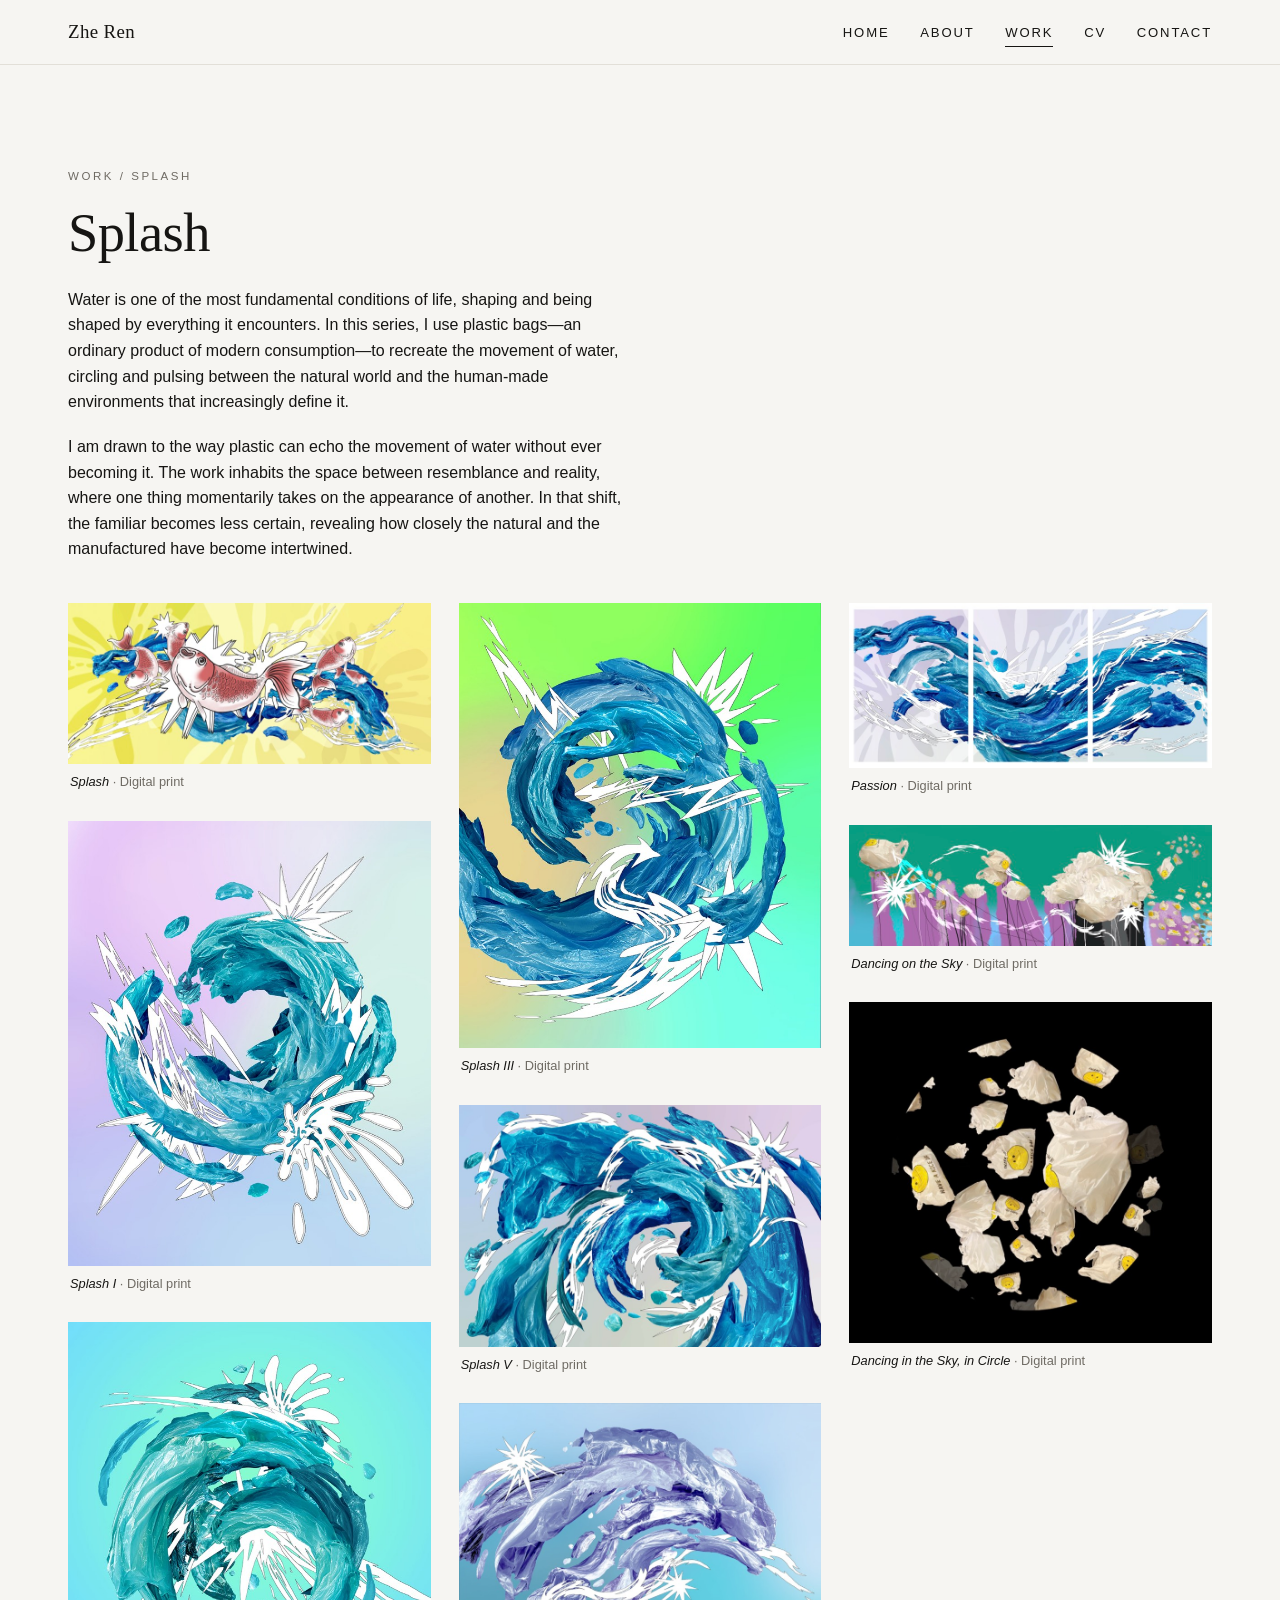
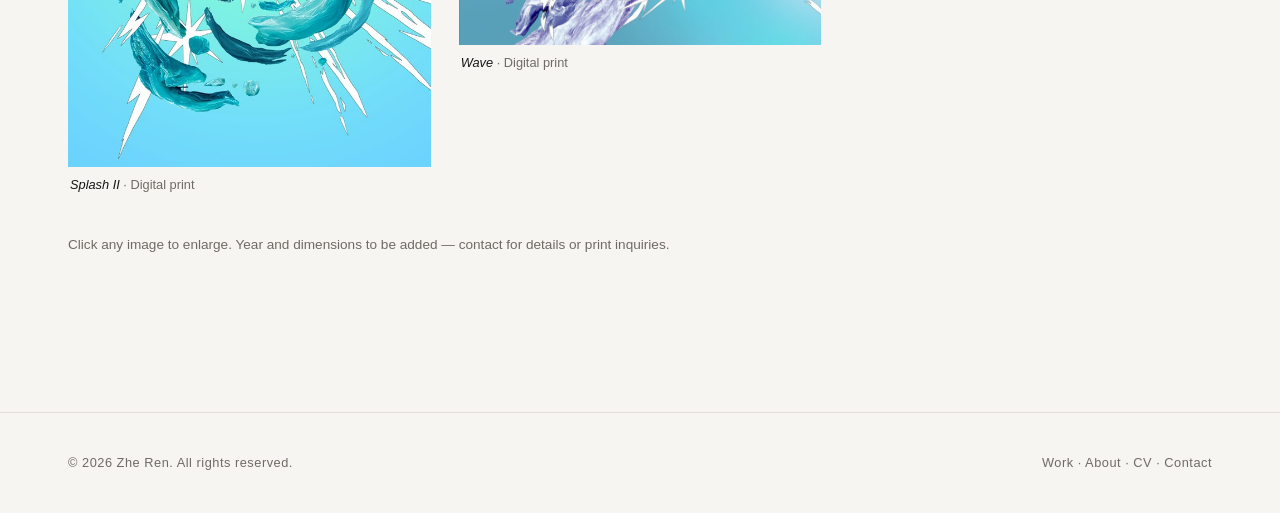
<file: work/splash/index.html>
<!DOCTYPE html>
<html lang="en">
<head>
  <meta charset="UTF-8">
  <meta name="viewport" content="width=device-width, initial-scale=1">
  <title>Splash — Zhe Ren</title>
  <meta name="description" content="Splash by Zhe Ren: plastic bags recreate the movement of water, circling between nature and the human-made world — digital prints on the surface of illusion.">
  <link rel="icon" href="../../favicon.svg" type="image/svg+xml">
  <link rel="apple-touch-icon" href="../../apple-touch-icon.png">
  <link rel="stylesheet" href="../../css/style.css">
  <link rel="canonical" href="https://joezheren.com/work/splash/">
  <meta property="og:title" content="Splash — Zhe Ren">
  <meta property="og:description" content="Splash by Zhe Ren: plastic bags recreate the movement of water, circling between nature and the human-made world — digital prints on the surface of illusion.">
  <meta property="og:type" content="website">
  <meta property="og:site_name" content="Joe Zhe Ren">
  <meta property="og:url" content="https://joezheren.com/work/splash/">
  <meta property="og:image" content="https://joezheren.com/images/full/man-made-landscape-man-made-landscape-black-land.jpg">
  <meta name="twitter:card" content="summary_large_image">
  <meta name="twitter:title" content="Splash — Zhe Ren">
  <meta name="twitter:description" content="Splash by Zhe Ren: plastic bags recreate the movement of water, circling between nature and the human-made world — digital prints on the surface of illusion.">
  <meta name="twitter:image" content="https://joezheren.com/images/full/man-made-landscape-man-made-landscape-black-land.jpg">
</head>
<body>
  <header class="site-header">
    <nav class="container nav">
      <a href="../../" class="brand">Zhe Ren</a>
      <button class="nav-toggle" aria-label="Toggle menu" aria-expanded="false"><span></span><span></span><span></span></button>
      <ul class="nav-links">
        <li><a href="../../">Home</a></li>
        <li><a href="../../about/">About</a></li>
        <li class="has-dropdown"><a href="../../work/" class="active">Work</a>
          <ul class="dropdown">
            <li><a href="../../work/man-made-landscape/">Among the Man-Made</a></li>
            <li><a href="../../work/splash/">Splash</a></li>
            <li><a href="../../work/perspective-of-duality/">Perspective of Duality</a></li>
            <li><a href="../../work/students-work/">Students Work</a></li>
          </ul>
        </li>
        <li><a href="../../cv/">CV</a></li>
        <li><a href="../../contact/">Contact</a></li>
      </ul>
    </nav>
  </header>

  <main class="section">
    <div class="container">
      <p class="eyebrow"><a href="../../work/">Work</a> / Splash</p>
      <h1 class="page-title">Splash</h1>
      <div class="prose" style="margin:1.4rem 0 2.6rem;">
        <p>Water is one of the most fundamental conditions of life, shaping and being shaped by everything it encounters. In this series, I use plastic bags&mdash;an ordinary product of modern consumption&mdash;to recreate the movement of water, circling and pulsing between the natural world and the human-made environments that increasingly define it.</p>
        <p>I am drawn to the way plastic can echo the movement of water without ever becoming it. The work inhabits the space between resemblance and reality, where one thing momentarily takes on the appearance of another. In that shift, the familiar becomes less certain, revealing how closely the natural and the manufactured have become intertwined.</p>
      </div>

      <div class="gallery">
        <figure data-full="../../images/full/splash-splash.jpg" data-title="Splash" data-medium="Digital print">
          <img src="../../images/thumb/splash-splash.jpg" alt="Splash by Zhe Ren" loading="lazy">
          <figcaption><span class="t">Splash</span> &middot; Digital print</figcaption>
        </figure>
        <figure data-full="../../images/full/splash-splash1.jpg" data-title="Splash I" data-medium="Digital print">
          <img src="../../images/thumb/splash-splash1.jpg" alt="Splash I by Zhe Ren" loading="lazy">
          <figcaption><span class="t">Splash I</span> &middot; Digital print</figcaption>
        </figure>
        <figure data-full="../../images/full/splash-splash2.jpg" data-title="Splash II" data-medium="Digital print">
          <img src="../../images/thumb/splash-splash2.jpg" alt="Splash II by Zhe Ren" loading="lazy">
          <figcaption><span class="t">Splash II</span> &middot; Digital print</figcaption>
        </figure>
        <figure data-full="../../images/full/splash-splash3.jpg" data-title="Splash III" data-medium="Digital print">
          <img src="../../images/thumb/splash-splash3.jpg" alt="Splash III by Zhe Ren" loading="lazy">
          <figcaption><span class="t">Splash III</span> &middot; Digital print</figcaption>
        </figure>
        <figure data-full="../../images/full/splash-splash5.jpg" data-title="Splash V" data-medium="Digital print">
          <img src="../../images/thumb/splash-splash5.jpg" alt="Splash V by Zhe Ren" loading="lazy">
          <figcaption><span class="t">Splash V</span> &middot; Digital print</figcaption>
        </figure>
        <figure data-full="../../images/full/splash-splash-wave.jpg" data-title="Wave" data-medium="Digital print">
          <img src="../../images/thumb/splash-splash-wave.jpg" alt="Wave by Zhe Ren" loading="lazy">
          <figcaption><span class="t">Wave</span> &middot; Digital print</figcaption>
        </figure>
        <figure data-full="../../images/full/splash-splash-passion.jpg" data-title="Passion" data-medium="Digital print">
          <img src="../../images/thumb/splash-splash-passion.jpg" alt="Passion by Zhe Ren" loading="lazy">
          <figcaption><span class="t">Passion</span> &middot; Digital print</figcaption>
        </figure>
        <figure data-full="../../images/full/splash-dancing-on-the-sky.jpg" data-title="Dancing on the Sky" data-medium="Digital print">
          <img src="../../images/thumb/splash-dancing-on-the-sky.jpg" alt="Dancing on the Sky by Zhe Ren" loading="lazy">
          <figcaption><span class="t">Dancing on the Sky</span> &middot; Digital print</figcaption>
        </figure>
        <figure data-full="../../images/full/splash-dancing-in-the-sky-in-circle.jpg" data-title="Dancing in the Sky, in Circle" data-medium="Digital print">
          <img src="../../images/thumb/splash-dancing-in-the-sky-in-circle.jpg" alt="Dancing in the Sky, in Circle by Zhe Ren" loading="lazy">
          <figcaption><span class="t">Dancing in the Sky, in Circle</span> &middot; Digital print</figcaption>
        </figure>
      </div>

      <p class="muted" style="margin-top:2.4rem;font-size:.85rem;">Click any image to enlarge. Year and dimensions to be added &mdash; <a href="../../contact/">contact</a> for details or print inquiries.</p>
    </div>
  </main>

  <footer class="site-footer">
    <div class="container footer-inner">
      <span>&copy; <span id="yr"></span> Zhe Ren. All rights reserved.</span>
      <span><a href="../../work/">Work</a> &middot; <a href="../../about/">About</a> &middot; <a href="../../cv/">CV</a> &middot; <a href="../../contact/">Contact</a></span>
    </div>
  </footer>

  <script>document.getElementById("yr").textContent=new Date().getFullYear();</script>
  <script src="../../js/main.js"></script>
</body>
</html>
</file>
<file: css/style.css>
/* =========================================================
   Zhe Ren — portfolio
   Minimal, image-first, zero web-font dependency.
   ========================================================= */

:root {
  --bg: #f6f5f2;
  --bg-alt: #ffffff;
  --ink: #161513;
  --muted: #6f6b64;
  --line: #e2dfd8;
  --accent: #161513;
  --maxw: 1240px;
  --gap: clamp(14px, 2.4vw, 28px);
  --serif: Georgia, "Times New Roman", "Songti SC", serif;
  --sans: "Helvetica Neue", -apple-system, BlinkMacSystemFont, "Segoe UI", Arial, sans-serif;
}

*, *::before, *::after { box-sizing: border-box; }

html { -webkit-text-size-adjust: 100%; }

body {
  margin: 0;
  background: var(--bg);
  color: var(--ink);
  font-family: var(--sans);
  font-size: 16px;
  line-height: 1.6;
  -webkit-font-smoothing: antialiased;
  text-rendering: optimizeLegibility;
}

img { display: block; max-width: 100%; height: auto; }
a { color: inherit; text-decoration: none; }
a:hover { text-decoration: underline; }

.container { max-width: var(--maxw); margin: 0 auto; padding: 0 clamp(18px, 4vw, 48px); }

/* ---------- Typography ---------- */
h1, h2, h3, h4 { font-family: var(--serif); font-weight: 400; line-height: 1.15; margin: 0 0 .4em; }
.page-title { font-size: clamp(2rem, 5vw, 3.4rem); letter-spacing: -.01em; }
.eyebrow {
  font-family: var(--sans);
  font-size: .72rem; letter-spacing: .22em; text-transform: uppercase;
  color: var(--muted); margin: 0 0 1rem;
}
.lead { font-size: clamp(1.05rem, 1.6vw, 1.3rem); color: var(--ink); }
.prose { max-width: 64ch; }
.prose p { margin: 0 0 1.2em; }
.muted { color: var(--muted); }

/* ---------- Header / Nav ---------- */
.site-header {
  position: sticky; top: 0; z-index: 50;
  background: rgba(246,245,242,.88);
  backdrop-filter: saturate(140%) blur(10px);
  border-bottom: 1px solid var(--line);
}
.nav {
  display: flex; align-items: center; justify-content: space-between;
  height: 64px;
}
.brand {
  font-family: var(--serif); font-size: 1.18rem; letter-spacing: .02em;
}
.brand:hover { text-decoration: none; }
.nav-links {
  display: flex; align-items: center; gap: clamp(16px, 2.4vw, 34px);
  list-style: none; margin: 0; padding: 0;
}
.nav-links a {
  font-size: .82rem; letter-spacing: .14em; text-transform: uppercase; color: var(--ink);
  padding: 6px 0; position: relative;
}
.nav-links a:hover { text-decoration: none; color: var(--muted); }
.nav-links a.active { border-bottom: 1px solid var(--ink); }

/* Dropdown */
.has-dropdown { position: relative; }
.dropdown {
  position: absolute; top: 100%; left: 50%; transform: translateX(-50%) translateY(6px);
  background: var(--bg-alt); border: 1px solid var(--line);
  min-width: 210px; padding: 8px 0; list-style: none; margin: 0;
  opacity: 0; visibility: hidden; transition: opacity .16s ease, transform .16s ease;
  box-shadow: 0 14px 40px rgba(0,0,0,.10);
}
.has-dropdown:hover .dropdown,
.has-dropdown:focus-within .dropdown { opacity: 1; visibility: visible; transform: translateX(-50%) translateY(0); }
.dropdown a { display: block; padding: 8px 18px; letter-spacing: .08em; }
.dropdown a:hover { background: var(--bg); text-decoration: none; }

.nav-toggle {
  display: none; background: none; border: 0; cursor: pointer;
  width: 40px; height: 40px; padding: 8px; color: var(--ink);
}
.nav-toggle span { display: block; height: 1.5px; background: currentColor; margin: 5px 0; transition: .25s; }

/* ---------- Hero ---------- */
.hero { position: relative; height: min(86vh, 760px); overflow: hidden; background: #111; }
.hero img { width: 100%; height: 100%; object-fit: cover; opacity: .92; }
.hero-overlay {
  position: absolute; inset: 0; display: flex; flex-direction: column;
  justify-content: flex-end; padding: clamp(24px, 6vw, 72px);
  background: linear-gradient(to top, rgba(0,0,0,.55), rgba(0,0,0,.05) 45%, rgba(0,0,0,.15));
  color: #fff;
}
.hero-overlay .hero-name { font-family: var(--serif); font-size: clamp(2.4rem, 7vw, 5rem); margin: 0; line-height: 1; }
.hero-overlay .hero-sub { font-size: .8rem; letter-spacing: .26em; text-transform: uppercase; margin-top: .9rem; opacity: .9; }

/* ---------- Sections ---------- */
.section { padding: clamp(48px, 8vw, 110px) 0; }
.section-head { display: flex; align-items: baseline; justify-content: space-between; gap: 20px; margin-bottom: clamp(22px, 4vw, 44px); flex-wrap: wrap; }
.section-head h2 { font-size: clamp(1.5rem, 3vw, 2.2rem); margin: 0; }
.link-arrow { font-size: .8rem; letter-spacing: .14em; text-transform: uppercase; color: var(--muted); white-space: nowrap; }

.pullquote {
  font-family: var(--serif); font-size: clamp(1.4rem, 3.4vw, 2.3rem);
  line-height: 1.35; max-width: 22ch; margin: 0 auto; text-align: center;
}
.pullquote .by { display: block; font-family: var(--sans); font-size: .76rem; letter-spacing: .2em; text-transform: uppercase; color: var(--muted); margin-top: 1.4rem; }

/* ---------- Series / work grid ---------- */
.series-grid { display: grid; grid-template-columns: repeat(2, 1fr); gap: var(--gap); }
.series-card { display: block; position: relative; overflow: hidden; background: #ddd; }
.series-card:hover { text-decoration: none; }
.series-card .ratio { aspect-ratio: 4 / 3; overflow: hidden; }
.series-card img { width: 100%; height: 100%; object-fit: cover; transition: transform .6s cubic-bezier(.2,.7,.2,1); }
.series-card:hover img { transform: scale(1.045); }
.series-card .cap {
  position: absolute; left: 0; bottom: 0; right: 0; padding: 18px 20px;
  background: linear-gradient(to top, rgba(0,0,0,.62), rgba(0,0,0,0));
  color: #fff;
}
.series-card .cap h3 { font-size: 1.3rem; margin: 0; color: #fff; }
.series-card .cap .meta { font-size: .72rem; letter-spacing: .16em; text-transform: uppercase; opacity: .85; }

/* ---------- Gallery (series pages) ---------- */
.gallery {
  columns: 3 280px; column-gap: var(--gap);
}
.gallery figure { break-inside: avoid; margin: 0 0 var(--gap); cursor: zoom-in; }
.gallery figure img { width: 100%; background: #e8e6e1; transition: filter .3s ease; }
.gallery figure:hover img { filter: brightness(.92); }
.gallery figcaption { padding: 8px 2px 0; font-size: .8rem; color: var(--muted); }
.gallery figcaption .t { color: var(--ink); font-style: italic; }

/* ---------- Video grid ---------- */
.video-grid { display: grid; grid-template-columns: repeat(auto-fill, minmax(320px, 1fr)); gap: var(--gap); }
.video-embed {
  position: relative; aspect-ratio: 16 / 9; background: #111; cursor: pointer; overflow: hidden;
  border: 0; padding: 0; width: 100%; display: block;
}
.video-embed img { width: 100%; height: 100%; object-fit: cover; opacity: .8; transition: opacity .3s, transform .6s; }
.video-embed:hover img { opacity: .65; transform: scale(1.04); }
.video-embed .play {
  position: absolute; inset: 0; margin: auto; width: 64px; height: 64px;
  display: grid; place-items: center; border-radius: 50%;
  background: rgba(0,0,0,.55); color: #fff; transition: background .2s, transform .2s;
}
.video-embed:hover .play { background: rgba(0,0,0,.78); transform: scale(1.06); }
.video-embed .play svg { width: 22px; height: 22px; margin-left: 3px; }
.video-embed iframe { position: absolute; inset: 0; width: 100%; height: 100%; border: 0; }
.video-label { font-size: .78rem; color: var(--muted); margin-top: 8px; }
.video-file { width: 100%; aspect-ratio: 16 / 9; background: #0c0c0c; display: block; object-fit: contain; }

/* ---------- Interactive embed ---------- */
.interactive-embed {
  position: relative;
  width: 100vw; margin-left: calc(50% - 50vw);   /* full-bleed, edge to edge */
  height: min(90vh, 960px);
  border-top: 1px solid var(--line); border-bottom: 1px solid var(--line);
  background: #0c0c0c; overflow: hidden;
}
.interactive-embed iframe { position: absolute; inset: 0; width: 100%; height: 100%; border: 0; }
.interactive-meta { display: flex; justify-content: space-between; align-items: baseline; gap: 16px; flex-wrap: wrap; margin-top: 14px; }
.interactive-meta .t { font-family: var(--serif); font-style: italic; font-size: 1.05rem; }
.interactive-meta .m { color: var(--muted); font-size: .85rem; }
.interactive-meta a { font-size: .78rem; letter-spacing: .12em; text-transform: uppercase; white-space: nowrap; }
@media (max-width: 560px) { .interactive-embed { height: min(82vh, 720px); } }

/* ---------- About / two-col ---------- */
.about-grid { display: grid; grid-template-columns: 1.4fr 1fr; gap: clamp(32px, 6vw, 80px); align-items: start; }
.about-grid .portrait img { width: 100%; }
.statement { font-size: 1.05rem; }
.statement .xiang { font-family: var(--serif); }

.btn-row { display: flex; flex-wrap: wrap; gap: 12px; margin-top: 1.6rem; }
.btn {
  display: inline-block; border: 1px solid var(--ink); padding: 11px 20px;
  font-size: .76rem; letter-spacing: .16em; text-transform: uppercase; color: var(--ink);
  transition: background .2s, color .2s;
}
.btn:hover { background: var(--ink); color: var(--bg); text-decoration: none; }

/* ---------- CV ---------- */
.cv-block { margin-bottom: clamp(34px, 5vw, 56px); }
.cv-block h2 { font-size: 1.4rem; border-bottom: 1px solid var(--line); padding-bottom: 10px; margin-bottom: 18px; }
.cv-entry { display: grid; grid-template-columns: 90px 1fr; gap: 18px; padding: 10px 0; border-bottom: 1px solid var(--line); }
.cv-entry .yr { color: var(--muted); font-variant-numeric: tabular-nums; font-size: .92rem; }
.cv-entry .what strong { font-weight: 600; }
.cv-list { list-style: none; padding: 0; margin: 0; }
.cv-list li { padding: 10px 0; border-bottom: 1px solid var(--line); }

/* ---------- Contact ---------- */
.contact-grid { display: grid; grid-template-columns: 1fr 1fr; gap: clamp(32px, 6vw, 72px); }
.field { margin-bottom: 18px; }
.field label { display: block; font-size: .74rem; letter-spacing: .14em; text-transform: uppercase; color: var(--muted); margin-bottom: 7px; }
.field input, .field textarea {
  width: 100%; padding: 12px 14px; border: 1px solid var(--line); background: var(--bg-alt);
  font: inherit; color: var(--ink); border-radius: 0;
}
.field input:focus, .field textarea:focus { outline: 2px solid var(--ink); outline-offset: -1px; }
.contact-list { list-style: none; padding: 0; margin: 1.2rem 0 0; }
.contact-list li { padding: 9px 0; border-bottom: 1px solid var(--line); font-size: .95rem; }
.contact-list .k { display: inline-block; min-width: 110px; color: var(--muted); letter-spacing: .1em; text-transform: uppercase; font-size: .72rem; }

/* ---------- Footer ---------- */
.site-footer { border-top: 1px solid var(--line); padding: 40px 0; margin-top: 40px; }
.footer-inner { display: flex; justify-content: space-between; gap: 18px; flex-wrap: wrap; font-size: .8rem; color: var(--muted); letter-spacing: .04em; }
.footer-inner a:hover { color: var(--ink); }

/* ---------- Lightbox ---------- */
.lightbox {
  position: fixed; inset: 0; z-index: 100; display: none;
  background: rgba(16,15,13,.96); padding: 4vh 4vw;
}
.lightbox.open { display: flex; flex-direction: column; align-items: center; justify-content: center; }
.lightbox img { max-width: 92vw; max-height: 78vh; object-fit: contain; box-shadow: 0 20px 60px rgba(0,0,0,.5); }
.lightbox .lb-cap { color: #f3f1ec; text-align: center; margin-top: 18px; max-width: 70ch; }
.lightbox .lb-cap .t { font-family: var(--serif); font-style: italic; font-size: 1.1rem; }
.lightbox .lb-cap .m { display: block; font-size: .82rem; color: #b8b3aa; letter-spacing: .04em; margin-top: 4px; }
.lb-btn {
  position: absolute; background: none; border: 0; color: #fff; cursor: pointer;
  font-size: 2rem; line-height: 1; padding: 12px; opacity: .8;
}
.lb-btn:hover { opacity: 1; }
.lb-close { top: 10px; right: 16px; }
.lb-prev { left: 8px; top: 50%; transform: translateY(-50%); font-size: 2.6rem; }
.lb-next { right: 8px; top: 50%; transform: translateY(-50%); font-size: 2.6rem; }
.lb-count { position: absolute; top: 18px; left: 22px; color: #b8b3aa; font-size: .8rem; letter-spacing: .1em; }

/* ---------- Responsive ---------- */
@media (max-width: 860px) {
  .nav-toggle { display: block; }
  .nav-links {
    position: fixed; inset: 64px 0 auto 0; flex-direction: column; align-items: flex-start;
    gap: 0; background: var(--bg-alt); border-bottom: 1px solid var(--line);
    padding: 8px 0; transform: translateY(-120%); transition: transform .28s ease;
    height: auto; max-height: calc(100vh - 64px); overflow:auto;
  }
  .nav-links.open { transform: translateY(0); }
  .nav-links > li { width: 100%; }
  .nav-links a { display: block; padding: 14px clamp(18px,4vw,48px); width: 100%; }
  .nav-links a.active { border-bottom: 0; color: var(--muted); }
  .dropdown {
    position: static; transform: none; opacity: 1; visibility: visible;
    box-shadow: none; border: 0; min-width: 0; padding: 0 0 8px;
  }
  .dropdown a { padding-left: clamp(34px,8vw,64px); font-size: .8rem; }
  .about-grid, .contact-grid { grid-template-columns: 1fr; }
  .about-grid .portrait { order: -1; }
}
@media (max-width: 560px) {
  .series-grid { grid-template-columns: 1fr; }
  .cv-entry { grid-template-columns: 64px 1fr; gap: 12px; }
  .lb-prev, .lb-next { font-size: 2rem; }
}

@media (prefers-reduced-motion: reduce) {
  * { transition: none !important; }
}
</file>
